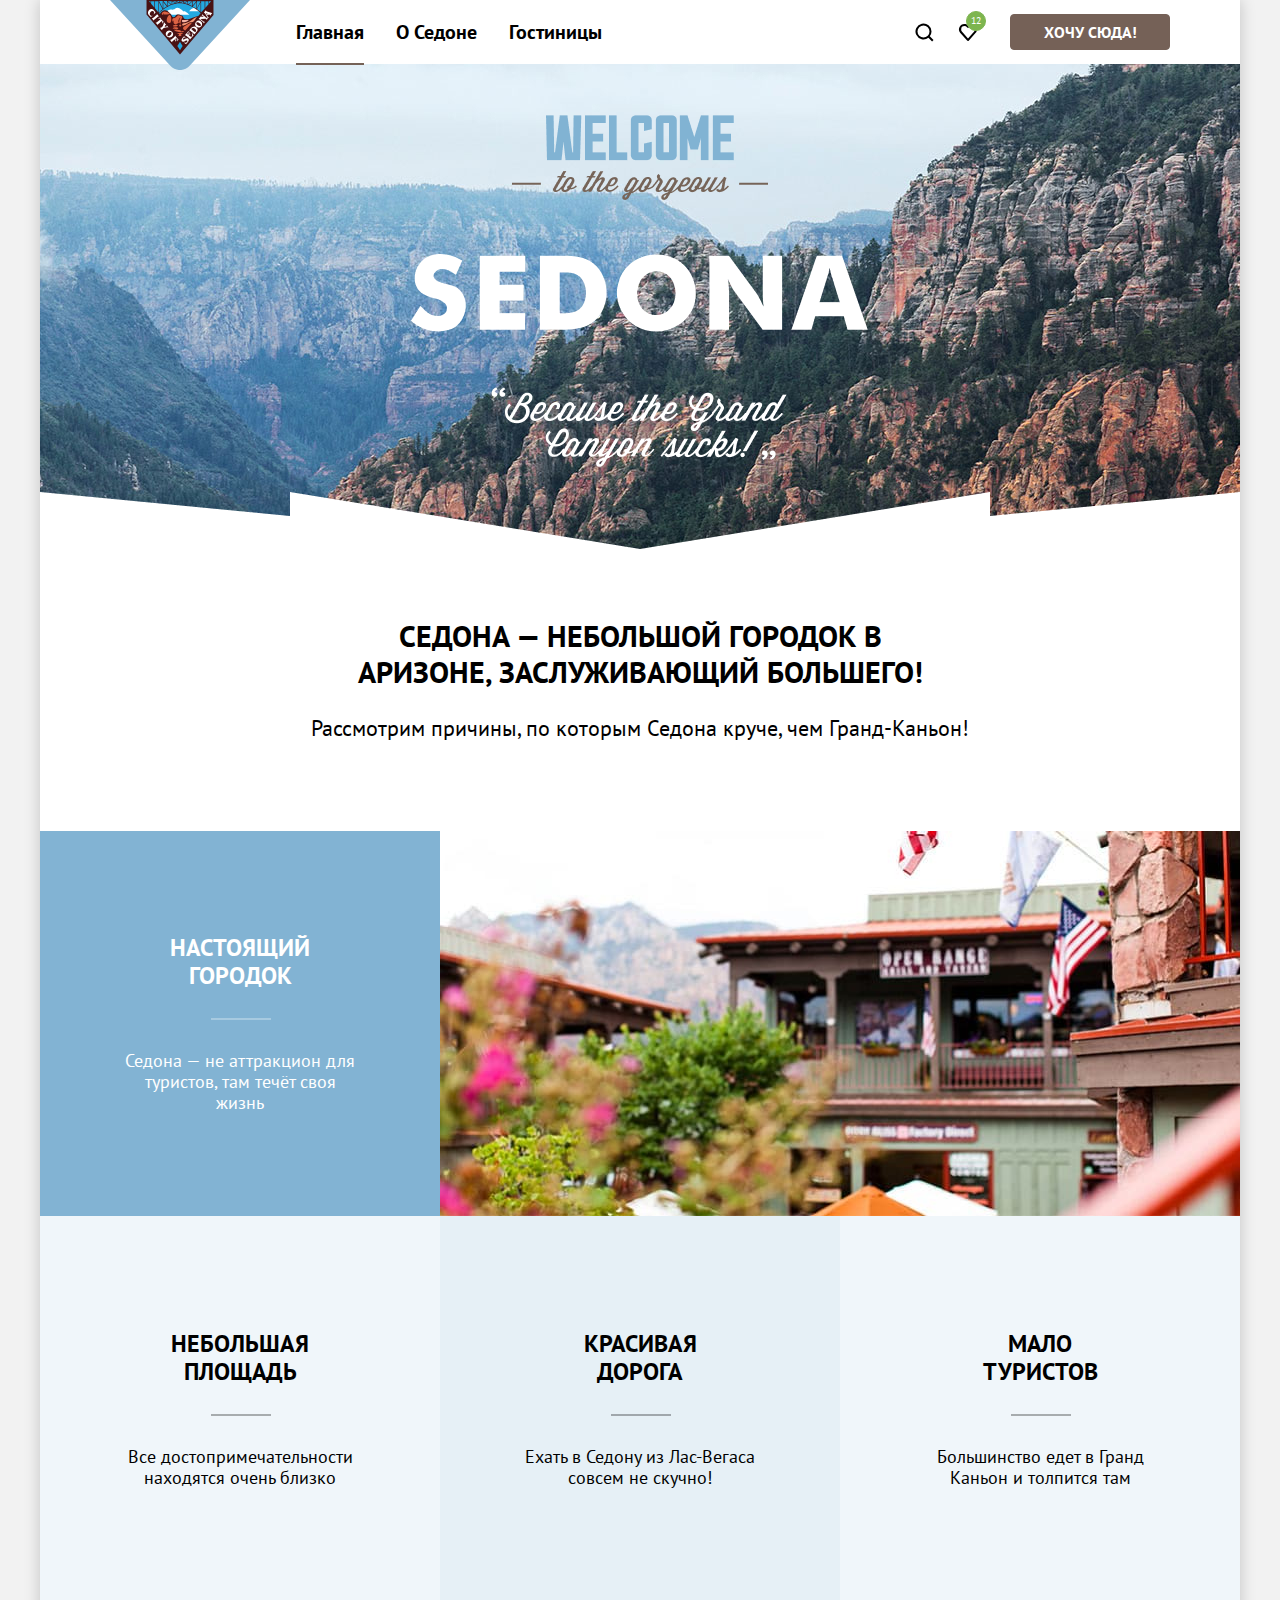
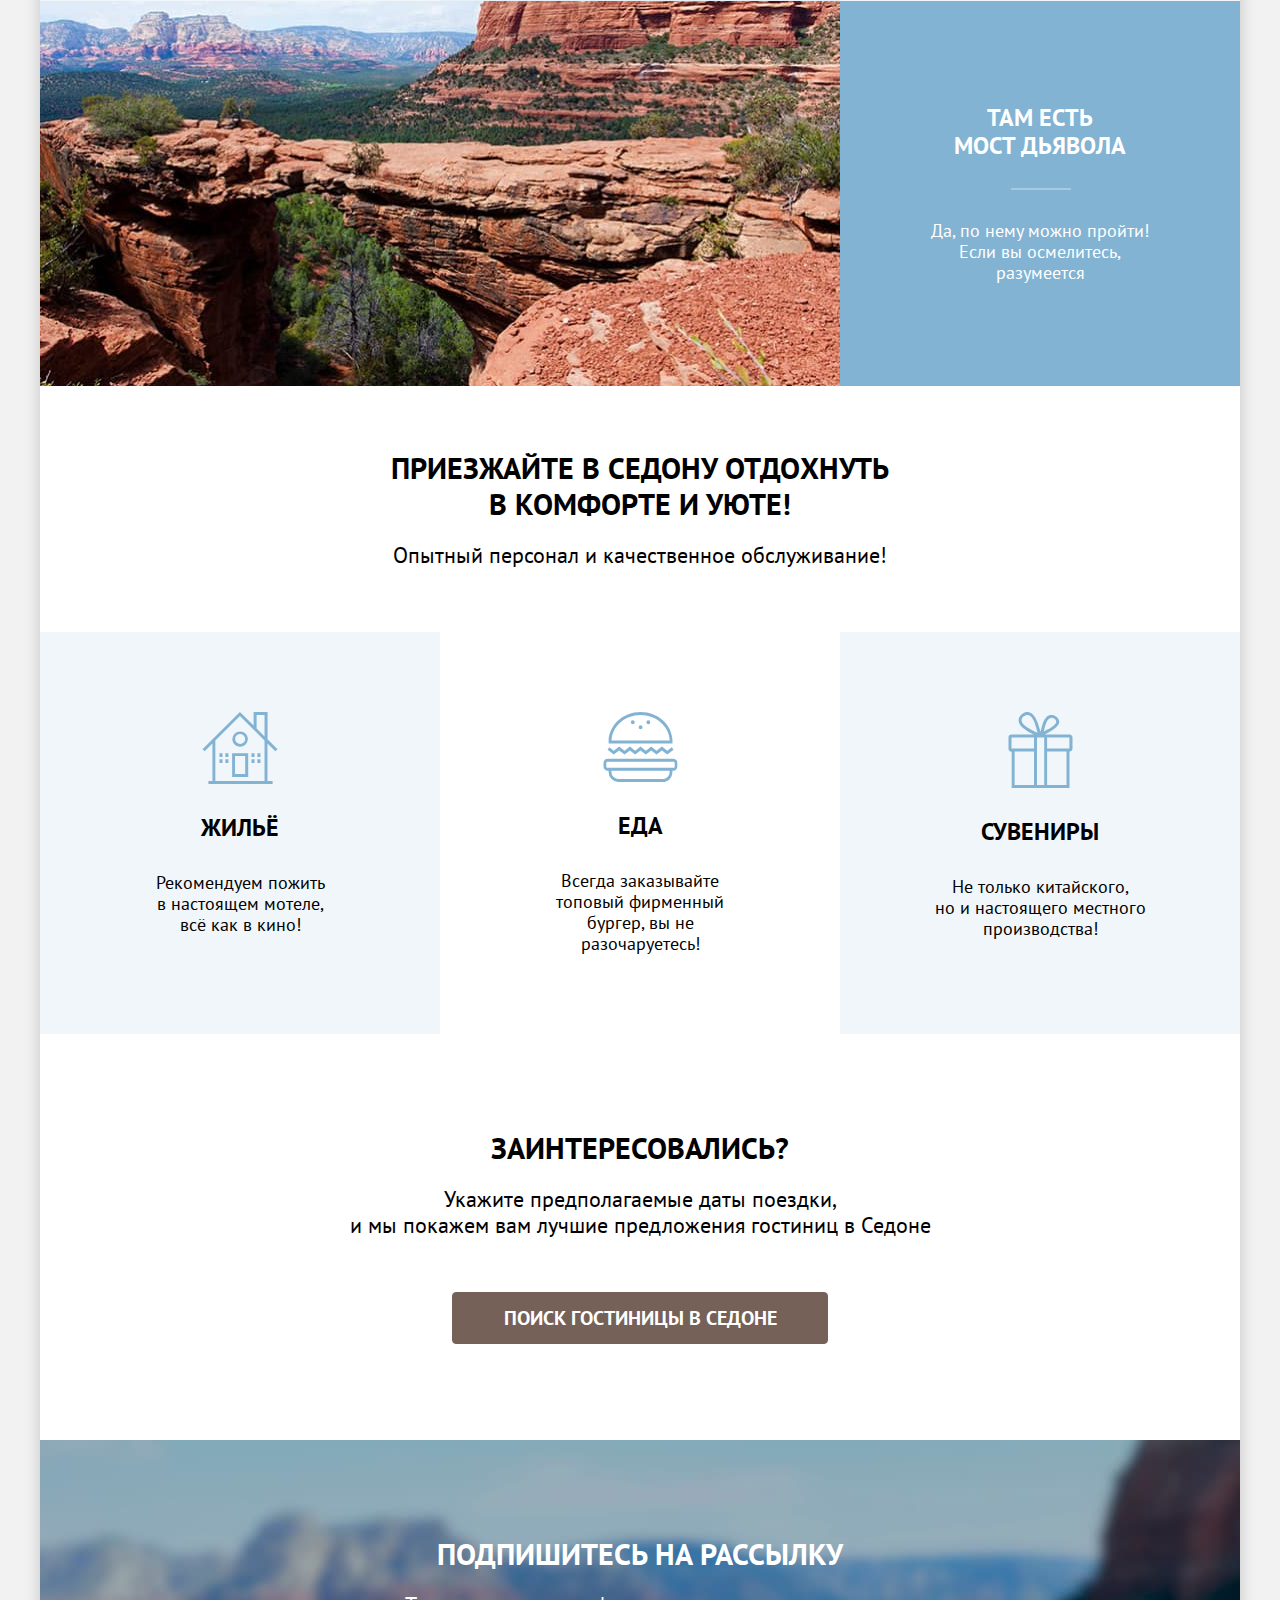
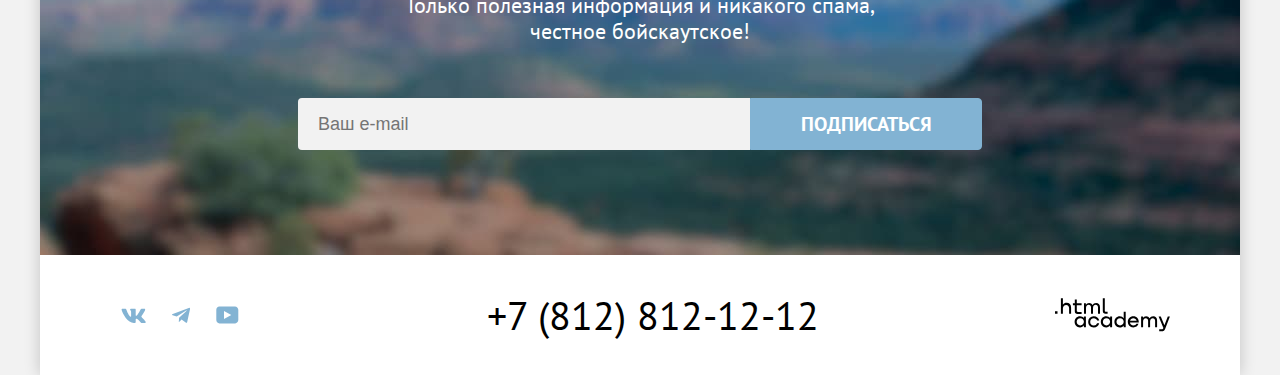
<file: 8/index.html>
<!DOCTYPE html>
<html lang="ru">

  <head>
    <meta charset="utf-8">
    <title>WELCOME Седона</title>
    <link rel="stylesheet" href="styles/styles.css">
    <base href="https://htmlacademy-htmlcss.github.io/2388629-sedona-38/8/">
</head>

  <body>
    <div class="page-container">
      <header class="page-header">

        <nav class="navigation">
          <a class="main-header-logo">
            <img src="images/header/logo.svg" alt="Логотип городка Седона" width="140" height="70">
          </a>
          <ul class="navigation-list">
            <li class="navigation-item">
              <a class="navigation-link navigation-link-current" href="index.html">Главная</a>
            </li>
            <li class="navigation-item">
              <a class="navigation-link" href="#">О Седоне</a>
            </li>
            <li class="navigation-item">
              <a class="navigation-link" href="catalog.html">Гостиницы</a>
            </li>
          </ul>
        </nav>
        <ul class="navigation-list navigation-user">
          <li class="navigation-items">
            <a class="navigation-link search-favourites" href="#">
              <svg xmlns="http://www.w3.org/2000/svg" width="20" height="20" fill="none">
                <path fill="#000"
                  d="m19.5 18-3.7-3.7a8 8 0 0 0 1.7-4.8 8 8 0 1 0-3.1 6.3l3.7 3.7 1.4-1.5Zm-10-2.5a6 6 0 0 1-6-6 6 6 0 0 1 12 0 6 6 0 0 1-6 6Z" />
              </svg>
              <span class="visually-hidden">Поиск</span>
            </a>
          </li>
          <li class="navigation-items">
            <a class="navigation-link search-favourites" href="#">
              <svg xmlns="http://www.w3.org/2000/svg" width="20" height="20" fill="none">
                <path fill="#000"
                  d="M9.9 19a1 1 0 0 1-.8-.4l-7-7.9A5.4 5.4 0 0 1 6.5 2C7.8 2 9 2.5 10 3.3a5.5 5.5 0 0 1 9 4.1c0 1.3-.5 2.5-1.3 3.4l-7 7.9c-.2.2-.4.3-.8.3Zm-6-9.5 6.1 6.9 6.2-7c.5-.5.7-1.2.7-2 0-1.8-1.5-3.3-3.3-3.3-1 0-2 .5-2.7 1.3-.3.3-.6.4-.9.4-.3 0-.6-.2-.8-.4a3.7 3.7 0 0 0-2.7-1.3 3.3 3.3 0 0 0-3.3 3.3c-.1.9.3 1.6.7 2.1-.1 0-.1 0 0 0Z" />
              </svg>
              <span class="visually-hidden">Избранное</span>
              <span class="in-favorites">12</span>
            </a>
          </li>
          <li class="navigation-items">
            <a class="button come-here" href="#">Хочу сюда!</a>
          </li>
        </ul>
      </header>
      <main class="main-index">
        <section class="hero">
          <h1 class="visually-hidden">Седона</h1>
          <img class="logo-inscription" src="images/index/welcome.png"
            alt="Welcome to the Sedona because the grand canyon sucks!" width="458" height="352">
        </section>
        <section class="advantages">
          <div class="advantages-text-heading">
            <h2 class="advantages-text">Седона — небольшой городок в Аризоне, заслуживающий большего!</h2>
            <p class="advantages-application">Рассмотрим причины, по которым Седона круче, чем Гранд-Каньон!</p>
          </div>
          <ul class="advantages-list">
            <li class="advantages-item">
              <div class="picture">
                <h3 class="advantages-title">Настоящий городок</h3>
                <p class="advantages-description-title">Седона — не аттракцион для туристов, там течёт своя жизнь</p>
              </div>
              <img class="img-fon" src="images/index/photo-1.jpg" alt="Улица с домами" width="800" height="385">
            </li>
            <div class="container-advantages">
              <li class="charms">
                <div class="picture-icons-square">
                  <h3 class="advantages-title-heading">Небольшая площадь</h3>
                  <p class="advantages-description">Все достопримечательности находятся очень близко</p>
                </div>
              </li>
              <li class="charms">
                <div class="picture-icons">
                  <h3 class="advantages-title-heading">Красивая дорога</h3>
                  <p class="advantages-description">Ехать в Седону из Лас-Вегаса совсем не скучно!</p>
                </div>
              </li>
              <li class="charms">
                <div class="picture-icons-square">
                  <h3 class="advantages-title-heading">Мало туристов</h3>
                  <p class="advantages-description">Большинство едет в Гранд Каньон и толпится там</p>
                </div>
              </li>
            </div>
            <li class="advantages-item">
              <img class="img-fon-two" src="images/index/photo-2.jpg" alt="Большой коньен" width="800" height="385">
              <div class="picture">
                <h3 class="advantages-title">Там есть <br>мост дьявола</h3>
                <p class="advantages-description-title">Да, по нему можно пройти! Если вы осмелитесь, разумеется</p>
              </div>
            </li>
          </ul>
        </section>
        <section class="features">
          <div class="comfort">
            <h2 class="features-text">Приезжайте в Седону отдохнуть <br>в комфорте и уюте!</h2>
            <p class="features-application">Опытный персонал и качественное обслуживание!</p>
          </div>
          <ul class="features-item">
            <div class="service-provider block-color">
              <li class="features-list">
                <svg xmlns="http://www.w3.org/2000/svg" width="76" height="72" fill="none">
                  <path fill="#83B3D3" d="M30.12 65h16.06V41.2H30.12V65Zm2.91-20.9h10.14v18H33.03v-18Z" />
                  <path fill="#83B3D3"
                    d="m73.4 39.3 2.1-2.1-9.94-9.9V0H51.6v13.6L37.95 0 .5 37.2l2.1 2.1 7.84-7.8v37.6H6.42V72h64.16v-2.9h-5.12V31.5l7.93 7.8ZM62.54 69.1h-49.2V28.5l24.6-24.4 24.6 24.4v40.6Zm0-44.7-7.93-7.9V2.9h7.93v21.5Z" />
                  <path fill="#83B3D3"
                    d="M30.32 27.1c0 4.3 3.51 7.7 7.73 7.7a7.8 7.8 0 0 0 7.83-7.7c0-4.3-3.51-7.7-7.83-7.7a7.72 7.72 0 0 0-7.73 7.7Zm7.83-5a5 5 0 0 1 5.02 4.9c0 2.7-2.2 4.9-5.02 4.9a5 5 0 0 1-5.02-4.9c0-2.7 2.2-4.9 5.02-4.9ZM20.48 41.2h-3.01v3.9h3.01v-3.9ZM26.4 41.2h-3v3.9h3v-3.9ZM20.48 47.2h-3.01v3.9h3.01v-3.9ZM26.4 47.2h-3v3.9h3v-3.9ZM52.5 41.2h-3v3.9h3v-3.9ZM58.43 41.2h-3.01v3.9h3.01v-3.9ZM52.5 47.2h-3v3.9h3v-3.9ZM58.43 47.2h-3.01v3.9h3.01v-3.9Z" />
                </svg>
                <h3 class="features-title-heading">Жильё</h3>
                <p class="features-description">Рекомендуем пожить <br>в настоящем мотеле, <br>всё как в кино!</p>
              </li>
            </div>
            <div class="service-provider">
              <li class="features-list">
                <svg xmlns="http://www.w3.org/2000/svg" width="75" height="70" fill="none">
                  <path fill="#83B3D3"
                    d="M70.6 46.7h-66A4.2 4.2 0 0 0 .5 51v3.5c0 2.4 1.9 4.3 4.1 4.3h1v1.1A10 10 0 0 0 15 70h44.7c5.4 0 9.7-4.5 9.7-10.1v-1.1h.9c2.3 0 4-1.9 4-4.3V51a4 4 0 0 0-3.8-4.3Zm-4 13.2c0 3.9-3 7-6.7 7H15.1a7 7 0 0 1-6.7-7v-1.1h58.3v1.1Zm5.2-5.4c0 .7-.6 1.3-1.2 1.3h-66c-.8 0-1.3-.6-1.3-1.3V51c0-.7.6-1.3 1.2-1.3h66c.7 0 1.2.6 1.2 1.3v3.5ZM16.1 38.4l5.5 4.1 5.3-4.1 5.3 4.1 5.3-4.1 5.4 4.1 5.3-4.1 5.3 4.1 5.4-4.1 5.4 4.1 6.2-4.7-1.7-2.5-4.5 3.4-5.4-4.1-5.4 4.1-5.3-4.1-5.3 4.1-5.4-4.1-5.3 4.1-5.3-4.1-5.3 4.1-5.5-4.1-5.3 4.1-4.5-3.4-1.7 2.5 6.2 4.7 5.3-4.1ZM8.5 31.5h61V28.4C69 12.7 54.9 0 37.6 0S6.3 12.7 5.6 28.5v1.2l.1 1.8h3ZM37.5 3c15.7 0 28.6 11.3 29.2 25.5H8.5C9.1 14.4 22 3 37.5 3Z" />
                  <path fill="#83B3D3"
                    d="M37.6 17.3a2 2 0 0 0 1.9-2 2 2 0 0 0-2-2 2 2 0 0 0-1.8 2c0 1.1.8 2 1.9 2ZM29.8 12.2a2 2 0 0 0 1.9-2 2 2 0 0 0-2-2 2 2 0 0 0-1.8 2c0 1.1.8 2 1.9 2ZM45.3 12.2a2 2 0 0 0 2-2 2 2 0 0 0-2-2 2 2 0 0 0-1.9 2c0 1.1.9 2 2 2Z" />
                </svg>
                <h3 class="features-title-heading">Еда</h3>
                <p class="features-description">Всегда заказывайте <br>топовый фирменный бургер, вы не разочаруетесь!
                </p>
              </li>
            </div>
            <div class="service-provider block-color">
              <li class="features-list">
                <svg xmlns="http://www.w3.org/2000/svg" width="65" height="76" fill="none">
                  <path fill="#83B3D3"
                    d="M61.6 22.5H36.8c13.8-7 14.9-11.3 14.4-13.7-1.2-4-5.7-7-10-5.5-5.6 2.2-7.1 10.5-8.6 16.5-2-6.1-3.8-13.8-8.2-17.8a7.3 7.3 0 0 0-5.8-2c-4 .4-9.8 5.5-7.5 11 2.3 5.5 9.7 8.9 14.6 11.6H3.4a2.9 2.9 0 0 0-2.9 2.9v11.3c0 1.6 1.3 2.9 2.9 2.9h.3V76h57.8V39.6h.1c1.6 0 2.9-1.3 2.9-3V25.5c0-1.6-1.3-3-2.9-3ZM42.9 5.9c2.1-.3 5 1.3 5.3 3.2.4 2.8-3.4 5.3-5.1 6.4-2.5 1.7-4.9 2.6-7.3 4 .9-3.6 2.5-13 7.1-13.6ZM20 15.9c-2.2-1.5-6.5-4.4-6.4-7.8.1-3.7 5.7-6.7 8.8-4 3.9 3.5 5.7 11.2 7.1 16.7-3.2-1.5-6.3-2.8-9.5-5ZM26 73H6.6V39.6H26V73Zm0-36.5H3.5v-11H26v11Zm10.2 0V73H29V25.6h7.2v10.9ZM58.5 73H39.1V39.6h19.4V73Zm2.9-36.5H39.1v-11h22.3v11Z" />
                </svg>
                <h3 class="features-title-heading">Сувениры</h3>
                <p class="features-description">Не только китайского, <br>но и настоящего местного производства!</p>
              </li>
            </div>
          </ul>
        </section>
        <section class="search hotel">
          <div class="search-interest-container">
            <div class="search-interest">
              <h2 class="search-text">Заинтересовались?</h2>
              <p class="search-application">Укажите предполагаемые даты поездки,<br>и мы покажем вам лучшие предложения
                гостиниц
                в Седоне</p>
            </div>
            <button class="button button-hotel" type="submit">Поиск гостиницы в Седоне</button>
          </div>
        </section>
        <section class="subscription">
          <div class="subscription-gag">
            <div class="subscription-gag-cask">
              <h2 class="subscription-header">Подпишитесь на рассылку</h2>
              <p class="subscription-application">Только полезная информация и никакого спама, <br>честное бойскаутское!
              </p>
            </div>
            <form class="newsletter-form" action="https://echo.htmlacademy.ru" method="podt">
              <label class="visually-hidden" for="email">Email</label>
              <input class="subscription-inside" type="email" id="email" placeholder="Ваш e-mail" name="e-mail"
                required>
              <button class="subscribe" type="submit">
                <span class="visually-text">Подписаться</span>
              </button>
            </form>
          </div>
        </section>
      </main>
      <footer class="page-footer">
        <div class="wrapper">
          <ul class="footer-social-list">
            <li class="footer-social-item">
              <a class="feedback" href=" https://vk.com/htmlacademy">
                <svg xmlns="http://www.w3.org/2000/svg" width="25" height="15" fill="none">
                  <path fill="#83B3D3" fill-rule="evenodd"
                    d="M24.1 1.8c.2-.5 0-1-.8-1h-2.6c-.7 0-1 .4-1.1.8 0 0-1.4 3.2-3.3 5.3-.6.6-.9.8-1.2.8-.2 0-.4-.2-.4-.8V1.8c0-.7-.2-1-.8-1h-4c-.5 0-.8.4-.8.6 0 .7 1 .8 1 2.6v3.8c0 .8 0 1-.4 1-.9 0-3-3.3-4.3-7-.3-.7-.5-1-1.2-1H1.6c-.8 0-1 .4-1 .8 0 .7 1 4 4.2 8.5C7 13.2 10 15 12.8 15c1.7 0 1.9-.4 1.9-1v-2.4c0-.7.2-.8.7-.8.4 0 1 .1 2.6 1.6 1.8 1.8 2 2.6 3 2.6h2.7c.7 0 1.1-.4 1-1.1-.3-.8-1.2-1.8-2.3-3-.6-.8-1.5-1.5-1.8-2-.4-.4-.3-.6 0-1 0 0 3.2-4.5 3.5-6Z"
                    clip-rule="evenodd" />
                </svg>
                <span class="visually-hidden">VK</span>
              </a>
            </li>
            <li class="footer-social-item">
              <a class="feedback" href="https://t.me/htmlacademy">
                <svg xmlns="http://www.w3.org/2000/svg" width="18" height="17" fill="none">
                  <path fill="#83B3D3"
                    d="M16.8 1 .8 7c-1 .4-1 1-.2 1.3l4.1 1.3 9.5-6c.5-.3.9-.1.5.2l-7.6 7-.3 4.1c.4 0 .6-.2.8-.4l2-2 4.1 3.1c.8.5 1.3.3 1.5-.7L18 2.2c.3-1-.4-1.6-1.1-1.2Z" />
                </svg>
                <span class="visually-hidden">Telegram</span>
              </a>
            </li>
            <li class="footer-social-item">
              <a class="feedback" href="https://www.youtube.com/user/htmlacademyru">
                <svg xmlns="http://www.w3.org/2000/svg" width="23" height="18" fill="none">
                  <path fill="#83B3D3"
                    d="M19 .4H3.4C1.6.4.3 2 .3 3.8v10c0 2 1.3 3.6 3.2 3.6h15.7c1.6 0 3.1-1.6 3.1-3.4V3.8C22.1 2 20.8.4 19 .4ZM8 12.9v-8l7.3 4-7.3 4Z" />
                </svg>
                <span class="visually-hidden">youtube</span>
              </a>
            </li>
          </ul>
          <div class="number-tel">
            <address>
              <a class="number" href="tel:+78128121212">+7 (812) 812-12-12</a>
            </address>
          </div>
          <div class="logo-html">
            <a class="logo" href="https://htmlacademy.ru/">
              <svg xmlns="http://www.w3.org/2000/svg" width="115" height="34" fill="none">
                <path fill="#000"
                  d="M0 13.26v2.6h2.5v-2.6H0ZM11.6 4.86c-1.6 0-2.8.7-3.6 1.7h-.1V.36h-2v15.5h2v-5.3c0-2.1 1.3-3.6 3.3-3.6 1.8 0 2.9 1.4 2.9 3.2v5.7h2v-6.1c.1-3-1.8-4.9-4.5-4.9ZM26.6 5.16h-4.8v-3.7h-2v3.8h-1.9v2h1.9v6c0 1.7 1 2.7 2.7 2.7h4.1v-2h-3.7c-.7 0-1.1-.4-1.1-1.1v-5.7h4.8v-2ZM41.1 4.96c-1.6 0-2.9.8-3.5 2.1h-.1c-.6-1.2-1.8-2.1-3.4-2.1-1.4 0-2.5.8-3.1 1.8h-.1v-1.6H29v10.6h2v-5.4c0-2 1-3.5 2.6-3.5 1.5 0 2.4 1 2.4 2.6v6.3h2v-5.6c0-2.4 1.4-3.3 2.6-3.3 1.5 0 2.4 1 2.4 2.6v6.3h2v-6.5c.1-2.5-1.4-4.3-3.9-4.3ZM47.8 13.06c0 1.7 1 2.7 2.8 2.7h2v-2h-1.7c-.7 0-1.1-.4-1.1-1.1V.36h-2v12.7ZM28.9 20.06c-.9-1.1-2.2-1.8-3.9-1.8-3.1 0-5.4 2.3-5.4 5.6s2.3 5.6 5.4 5.6c1.8 0 3-.8 3.8-1.9h.1v1.6h2v-10.6h-2v1.5Zm-3.6 7.4c-2.2 0-3.6-1.6-3.6-3.6s1.4-3.6 3.6-3.6 3.6 1.6 3.6 3.6c0 1.9-1.4 3.6-3.6 3.6ZM44.2 22.36c-.5-2.4-2.6-4.1-5.4-4.1a5.4 5.4 0 0 0-5.6 5.6c0 3.1 2.2 5.6 5.6 5.6 2.8 0 4.9-1.8 5.4-4.2h-2.1a3.4 3.4 0 0 1-3.3 2.3c-2.2 0-3.6-1.6-3.6-3.6s1.4-3.6 3.6-3.6c1.6 0 2.8 1 3.3 2.2h2.1v-.2ZM55.1 20.06c-.9-1.1-2.2-1.8-3.9-1.8-3.1 0-5.4 2.3-5.4 5.6s2.3 5.6 5.4 5.6c1.8 0 3-.8 3.8-1.9h.1v1.6h2v-10.6h-2v1.5Zm-3.6 7.4c-2.2 0-3.6-1.6-3.6-3.6s1.4-3.6 3.6-3.6 3.6 1.6 3.6 3.6c0 1.9-1.5 3.6-3.6 3.6ZM68.7 20.16c-.9-1.1-2.2-1.9-3.9-1.9-3.1 0-5.4 2.3-5.4 5.6s2.2 5.6 5.4 5.6c1.7 0 3-.8 3.8-1.8h.1v1.5h2v-15.4h-2v6.4Zm-3.6 7.3c-2.2 0-3.6-1.6-3.6-3.6s1.4-3.6 3.6-3.6 3.6 1.6 3.6 3.6c-.1 2-1.5 3.6-3.6 3.6ZM78.3 18.26c-3.3 0-5.5 2.5-5.5 5.6 0 3 2.1 5.6 5.5 5.6 2.5 0 4.5-1.3 5.2-3.6h-2.1c-.5 1-1.6 1.6-3 1.6-1.9 0-3.3-1.3-3.4-2.9h8.8c.2-3.6-2-6.3-5.5-6.3Zm0 1.9c1.7 0 3 1 3.3 2.6h-6.5c.3-1.5 1.5-2.6 3.2-2.6ZM98.2 18.26c-1.6 0-2.9.8-3.6 2h-.1c-.6-1.2-1.8-2-3.4-2-1.4 0-2.5.7-3.1 1.8v-1.5h-1.9v10.6h2v-5.4c0-2 1-3.4 2.6-3.5 1.5 0 2.4 1 2.4 2.6v6.3h2v-5.6c0-2.4 1.4-3.3 2.6-3.3 1.5 0 2.4 1 2.4 2.6v6.3h2v-6.5c.1-2.6-1.4-4.4-3.9-4.4ZM109.4 27.36l-3.6-8.9h-2.2l4.8 11.6c-.3.9-.7 1.2-1.7 1.2h-2.5v2h2.5c1.8 0 2.8-.8 3.5-2.6l4.7-12.2h-2.1l-3.4 8.9Z" />
              </svg>
            </a>
          </div>
        </div>
      </footer>
    </div>
  </body>

</html>
</file>
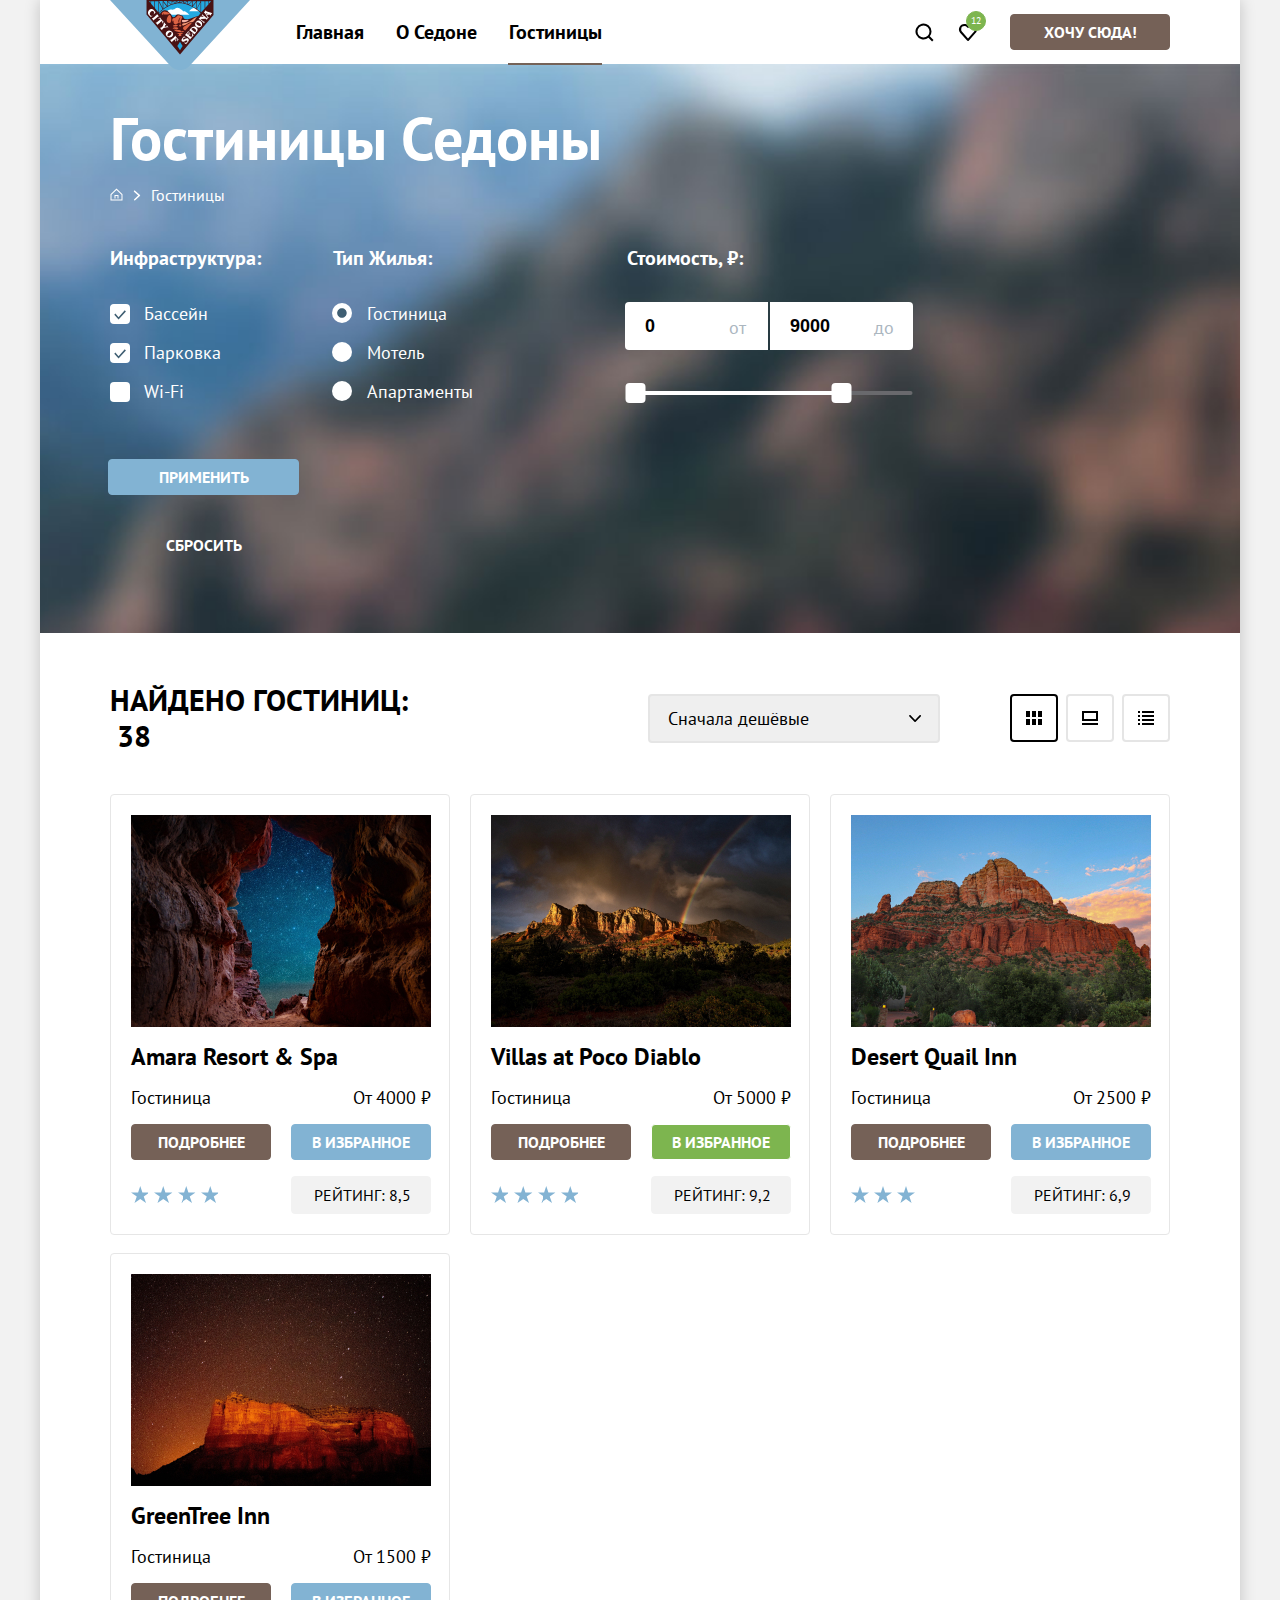
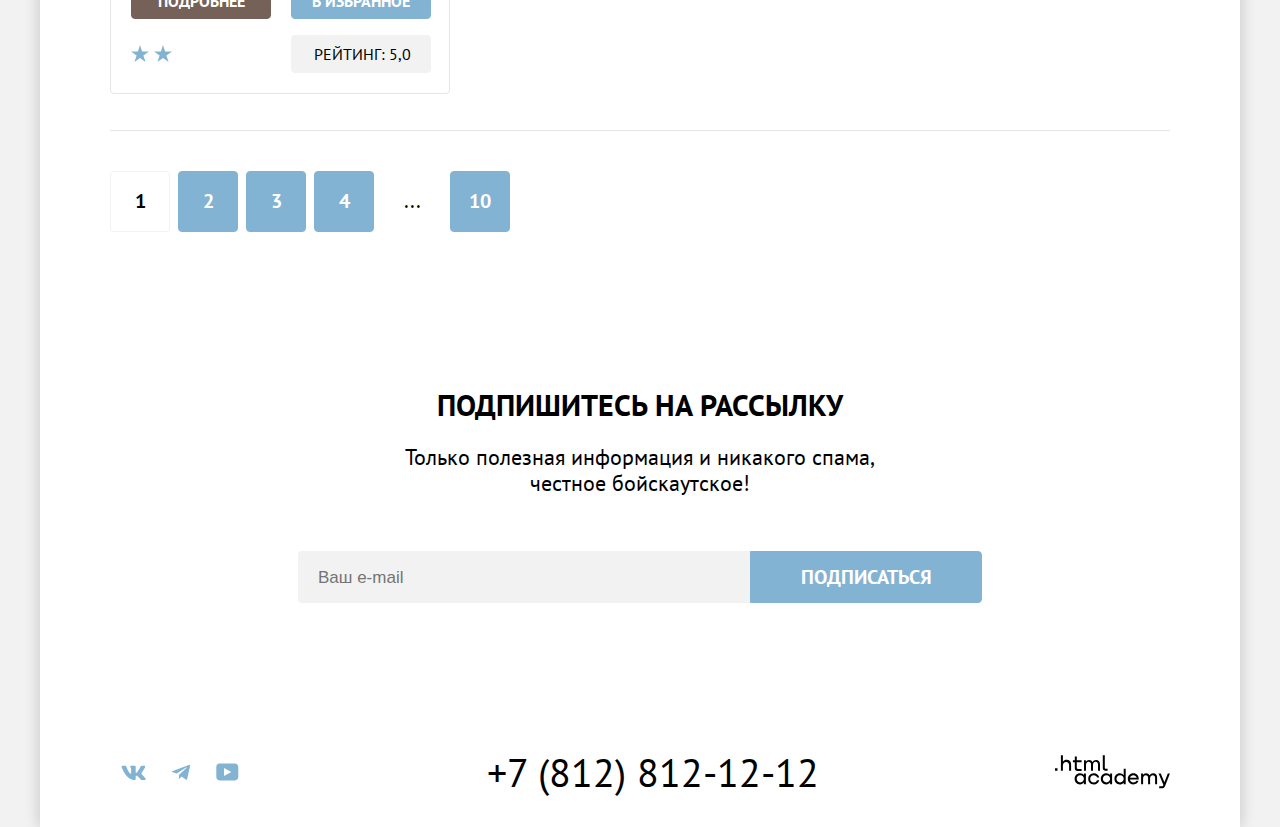
<file: catalog.html>
<!DOCTYPE html>
<html lang="ru">

  <head>
    <meta charset="UTF-8">
    <meta name="viewport" content="width=device-width, initial-scale=1.0">
    <title>Каталог</title>
    <link rel="stylesheet" href="styles/styles.css">
    <link rel="icon" href="favicon.ico">
    <link rel="icon" type="image/png" href="images/favicon.png">
  </head>

  <body>
    <div class="page-container">
      <header class="page-header">
        <nav class="navigation">
          <a class="main-header-logo" href="index.html">
            <img src="images/header/logo.svg" alt="Логотип городка Седона." width="140" height="70">
          </a>
          <ul class="navigation-list">
            <li class="navigation-item">
              <a class="navigation-link " href="index.html">Главная</a>
            </li>
            <li class="navigation-item">
              <a class="navigation-link" href="#">О Седоне</a>
            </li>
            <li class="navigation-item">
              <a class="navigation-link navigation-link-current" href="catalog.html">Гостиницы</a>
            </li>
          </ul>
        </nav>
        <ul class="navigation-list navigation-user">
          <li class="navigation-items">
            <a class="navigation-link search-favourites" href="#">
              <svg aria-hidden="true" focusable="false" xmlns="http://www.w3.org/2000/svg" width="20" height="20"
                viewbox="0 0 20 20" fill="none">
                <path fill="#000"
                  d="m19.5 18-3.7-3.7a8 8 0 0 0 1.7-4.8 8 8 0 1 0-3.1 6.3l3.7 3.7 1.4-1.5Zm-10-2.5a6 6 0 0 1-6-6 6 6 0 0 1 12 0 6 6 0 0 1-6 6Z" />
              </svg>
              <span class="visually-hidden">Поиск</span>
            </a>
          </li>
          <li class="navigation-items">
            <a class="navigation-link search-favourites" href="#">
              <svg aria-hidden="true" focusable="false" xmlns="http://www.w3.org/2000/svg" width="20" height="20"
                viewbox="0 0 20 20" fill="none">
                <path fill="#000"
                  d="M9.9 19a1 1 0 0 1-.8-.4l-7-7.9A5.4 5.4 0 0 1 6.5 2C7.8 2 9 2.5 10 3.3a5.5 5.5 0 0 1 9 4.1c0 1.3-.5 2.5-1.3 3.4l-7 7.9c-.2.2-.4.3-.8.3Zm-6-9.5 6.1 6.9 6.2-7c.5-.5.7-1.2.7-2 0-1.8-1.5-3.3-3.3-3.3-1 0-2 .5-2.7 1.3-.3.3-.6.4-.9.4-.3 0-.6-.2-.8-.4a3.7 3.7 0 0 0-2.7-1.3 3.3 3.3 0 0 0-3.3 3.3c-.1.9.3 1.6.7 2.1-.1 0-.1 0 0 0Z" />
              </svg>
              <span class="visually-hidden">Избранное</span>
              <span class="in-favorites">12</span>
            </a>
          </li>
          <li class="navigation-items">
            <a class="button come-here" href="#">Хочу сюда!</a>
          </li>
        </ul>
      </header>
      <main class="main-inner">
        <section class="filter">
          <h1 class="inner-catalog-title">Гостиницы Седоны</h1>
          <ul class="breadcrumbs">
            <li class="breadcrumbs-item">
              <a class="breadcrumbs-link" href="index.html">
                <svg aria-hidden="true" focusable="false" xmlns="http://www.w3.org/2000/svg" width="13" height="13"
                  viewbox="0 0 13 13" fill="none">
                  <path fill="#fff" d="m6.5.5-6 5.8v6.2h12V6.3L6.5.5Zm5 11h-10V6.7l5-4.8 5 4.8v4.8Z" />
                  <path fill="#fff" d="M4.5 10.5h1V8h2v2.5h1V7h-4v3.5Z" />
                </svg>
              </a>
            </li>
            <li class="breadcrumbs-item">
              <svg aria-hidden="true" focusable="false" xmlns="http://www.w3.org/2000/svg" width="8" height="11"
                viewbox="0 0 8 11" fill="none">
                <path fill="#fff"
                  d="M7 5 2.1.7C1.9.5 1.4.5 1 .7c-.3.3-.2.8 0 1l4.2 3.8-4 3.7c-.3.3-.3.8 0 1 0 .1.3.3.5.3l.5-.3L6.9 6c.4-.3.4-.8 0-1Z" />
              </svg>
            </li>
            <li class="breadcrumbs-item">
              <a class="breadcrumbs-link" href="#">Гостиницы</a>
            </li>
          </ul>
          <h2 class="visually-hidden breadcrumbs-list">Список фильтров</h2>
          <form class="catalog-filter" action="https://echo.htmlacademy.ru" method="get">
            <fieldset class="catalog-filter-group">
              <legend class="catalog-filter-title">Инфраструктура:</legend>
              <div class="checkbox-group">
                <label class="control">
                  <input class="control-input" type="checkbox" name="Бассейн" checked>
                  <span class="checkbox"></span>
                  <span class="control-label">Бассейн</span>
                </label>
              </div>
              <div class="checkbox-group">
                <label class="control">
                  <input class="control-input" type="checkbox" name="Парковка" checked>
                  <span class="checkbox"></span>
                  <span class="control-label">Парковка</span>
                </label>
              </div>
              <div class="checkbox-group">
                <label class="control">
                  <input class="control-input" type="checkbox" name="Wi-Fi">
                  <span class="checkbox"></span>
                  <span class="control-label">Wi-Fi</span>
                </label>
              </div>
            </fieldset>
            <fieldset class="catalog-filter-group">
              <legend class="catalog-filter-title">Тип Жилья:</legend>
              <div class="radio-group">
                <label class="control">
                  <input class="control-input" type="radio" name="product-group" value="Hotel" checked>
                  <span class="radio"></span>
                  <span class="control-label">Гостиница</span>
                </label>
              </div>
              <div class="radio-group">
                <label class="control">
                  <input class="control-input" type="radio" name="product-group" value="Motel">
                  <span class="radio"></span>
                  <span class="control-label">Мотель</span>
                </label>
              </div>
              <div class="radio-group">
                <label class="control">
                  <input class="control-input" type="radio" name="product-group" value="Apartments">
                  <span class="radio"></span>
                  <span class="control-label">Апартаменты</span>
                </label>
              </div>
            </fieldset>
            <fieldset class="catalog-filter-group cost">
              <legend class="catalog-filter-title subject">Стоимость, ₽:</legend>
              <div class="price box">
                <label class="control row" for="from">от</label>
                <input class="cost-figure figure" type="number" id="from" value="0" name="min-price">
              </div>
              <div class="price">
                <label class="control row" for="before">до</label>
                <input class="cost-figure" type="number" id="before" value="9000" name="price">
              </div>
              <div class="range-scale" style="width: 283px">
                <div class="range-bar" style="width: 206px;">
                  <button class="range-toggle toggle-min" type="button">
                    <span class="visually-hidden">Изменить минимальную цену</span>
                  </button>
                  <button class="range-toggle toggle-max" type="button">
                    <span class="visually-hidden">Изменить максимальную цену</span>
                  </button>
                </div>
              </div>
            </fieldset>
            <div class="btn">
              <button class="button subscribe  apply" type="submit">Применить</button>
              <button class="button button-off" type="reset">Сбросить</button>
            </div>
          </form>
        </section>
        <section class="search">
          <div class="search-card">
            <h2 class="advantages-text-card">Найдено гостиниц:<span class="found">38</span></h2>
            <div class="sorting">
              <select class="select-control select-icon" aria-label="Сортировка">
                <option value="cheap">Сначала дешёвые</option>
                <option value="expensive">Сначала дорогое</option>
              </select>
              <div class="cards">
                <a href="#" class="button-light button-cards">
                  <svg aria-hidden="true" focusable="false" width="16" height="14" viewbox="0 0 16 14" fill="none"
                    xmlns="http://www.w3.org/2000/svg">
                    <g clip-path="url(#clip0_93207_168)">
                      <path d="M4 0H0V6H4V0Z" fill="black" />
                      <path d="M16 0H12V6H16V0Z" fill="black" />
                      <path d="M10 0H6V6H10V0Z" fill="black" />
                      <path d="M4 8H0V14H4V8Z" fill="black" />
                      <path d="M16 8H12V14H16V8Z" fill="black" />
                      <path d="M10 8H6V14H10V8Z" fill="black" />
                    </g>
                    <defs>
                      <clippath id="clip0_93207_168">
                        <rect width="16" height="14" fill="white" />
                      </clippath>
                    </defs>
                  </svg>
                  <span class="visually-hidden">Показать столбцы</span>
                </a>
                <a href="#" class="button-light">
                  <svg aria-hidden="true" focusable="false" width="16" height="14" viewbox="0 0 16 14" fill="none"
                    xmlns="http://www.w3.org/2000/svg">
                    <g clip-path="url(#clip0_93207_277)">
                      <path d="M16 12H0V14H16V12Z" fill="black" />
                      <path d="M14 2V8H2V2H14ZM16 0H0V10H16V0Z" fill="black" />
                    </g>
                    <defs>
                      <clippath id="clip0_93207_277">
                        <rect width="16" height="14" fill="white" />
                      </clippath>
                    </defs>
                  </svg>
                  <span class="visually-hidden">Показать карточки</span>
                </a>
                <a href="#" class="button-light">
                  <svg aria-hidden="true" focusable="false" width="16" height="14" viewbox="0 0 16 14" fill="none"
                    xmlns="http://www.w3.org/2000/svg">
                    <g clip-path="url(#clip0_93207_294)">
                      <path d="M2 0H0V2H2V0Z" fill="black" />
                      <path d="M16 0H4V2H16V0Z" fill="black" />
                      <path d="M2 4H0V6H2V4Z" fill="black" />
                      <path d="M16 4H4V6H16V4Z" fill="black" />
                      <path d="M2 8H0V10H2V8Z" fill="black" />
                      <path d="M16 8H4V10H16V8Z" fill="black" />
                      <path d="M2 12H0V14H2V12Z" fill="black" />
                      <path d="M16 12H4V14H16V12Z" fill="black" />
                    </g>
                    <defs>
                      <clippath id="clip0_93207_294">
                        <rect width="16" height="14" fill="white" />
                      </clippath>
                    </defs>
                  </svg>
                  <span class="visually-hidden">Показать список</span>
                </a>
              </div>
            </div>
          </div>
          <ul class="product-list">
            <li class="product-card">
              <a class="product-card-link-picture" href="#">
                <img src="images/catalog/hotel/hotel-1.jpg" alt="Звездное небо." width="300" height="212">
              </a>
              <a class="product-card-link-header" href="#">
                <h3 class="product-card-title">Amara Resort & Spa</h3>
              </a>
              <div class="services-text">
                <span class="services">Гостиница</span>
                <span class="services-price">От 4000 ₽</span>
              </div>
              <div class="snap">
                <a class="button button-detailed" href="#">подробнее</a>
                <button class="button favourites">в избранное</button>
              </div>
              <div class="rating-stars">
                <p class="stars-4 stars"><span class="visually-hidden">4 звезды</span></p>
                <p class="rating">Рейтинг:<span class="rating-numbers">8,5</span></p>
              </div>
            </li>
            <li class="product-card">
              <a class="product-card-link-picture" href="#">
                <img src="images/catalog/hotel/hotel-2.jpg" alt="Каньон в дождливую погоду." width="300" height="212">
              </a>
              <a class="product-card-link-header" href="#">
                <h3 class="product-card-title">Villas at Poco Diablo</h3>
              </a>
              <div class="services-text">
                <span class="services">Гостиница</span>
                <span class="services-price">От 5000 ₽</span>
              </div>
              <div class="snap">
                <a class="button button-detailed" href="#">подробнее</a>
                <button class="button-green favourites">в избранное</button>
              </div>
              <div class="rating-stars">
                <p class="stars-4 stars"><span class="visually-hidden">4 звезды</span></p>
                <p class="rating">Рейтинг:<span class="rating-numbers">9,2</span></p>
              </div>
            </li>
            <li class="product-card">
              <a class="product-card-link-picture" href="#">
                <img src="images/catalog/hotel/hotel-3.jpg" alt="Каньон в солнечную погоду." width="300" height="212">
              </a>
              <a class="product-card-link-header" href="#">
                <h3 class="product-card-title">Desert Quail Inn</h3>
              </a>
              <div class="services-text">
                <span class="services">Гостиница</span>
                <span class="services-price">От 2500 ₽</span>
              </div>
              <div class="snap">
                <a class="button button-detailed" href="#">подробнее</a>
                <button class="button favourites">в избранное</button>
              </div>
              <div class="rating-stars">
                <p class="stars-3 stars"><span class="visually-hidden">3 звезды</span></p>
                <p class="rating">Рейтинг:<span class="rating-numbers">6,9</span></p>
              </div>
            </li>
            <li class="product-card">
              <a class="product-card-link-picture" href="#">
                <img src="images/catalog/hotel/hotel-4.jpg" alt="Каньон ночью." width="300" height="212">
              </a>
              <a class="product-card-link-header" href="#">
                <h3 class="product-card-title">GreenTree Inn</h3>
              </a>
              <div class="services-text">
                <span class="services">Гостиница</span>
                <span class="services-price">От 1500 ₽</span>
              </div>
              <div class="snap">
                <a class="button button-detailed" href="#">подробнее</a>
                <button class="button favourites">в избранное</button>
              </div>
              <div class="rating-stars">
                <p class="stars-2 stars"><span class="visually-hidden">2 звезды</span></p>
                <p class="rating">Рейтинг:<span class="rating-numbers">5,0</span></p>
              </div>
            </li>
          </ul>
          <ul class="pagination">
            <li class="pagination-item"><a class="pagination-link-item">1</a></li>
            <li class="pagination-item"><a class="pagination-link" href="#"><span class="numbering">2</span></a></li>
            <li class="pagination-item"><a class="pagination-link" href="#">3</a></li>
            <li class="pagination-item"><a class="pagination-link" href="#">4</a></li>
            <li><span class="ellipsis">...</span></li>
            <li class="pagination-item"><a class="pagination-link" href="#">10</a></li>
          </ul>
        </section>
        <section class="subscription-catalog">
          <div class="subscription-gag">
            <div class="subscription-gag-cask">
              <h2 class="subscription-header">Подпишитесь на рассылку</h2>
              <p class="subscription-application">Только полезная информация и никакого спама, <br>честное бойскаутское!
              </p>
            </div>
            <form class="newsletter-form" action="https://echo.htmlacademy.ru" method="get">
              <label class="visually-hidden" for="email">Email</label>
              <input class="subscription-inside" type="email" id="email" placeholder="Ваш e-mail" name="e-mail"
                required>
              <button class="subscribe" type="submit">
                <span class="visually-text">Подписаться</span>
              </button>
            </form>
          </div>
        </section>
      </main>
      <footer class="page-footer">
        <div class="wrapper">
          <ul class="footer-social-list">
            <li class="footer-social-item">
              <a class="feedback" href=" https://vk.com/htmlacademy">
                <svg aria-hidden="true" focusable="false" xmlns="http://www.w3.org/2000/svg" width="25" height="15"
                  viewbox="0 0 25 15" fill="none">
                  <path fill="#83B3D3" fill-rule="evenodd"
                    d="M24.1 1.8c.2-.5 0-1-.8-1h-2.6c-.7 0-1 .4-1.1.8 0 0-1.4 3.2-3.3 5.3-.6.6-.9.8-1.2.8-.2 0-.4-.2-.4-.8V1.8c0-.7-.2-1-.8-1h-4c-.5 0-.8.4-.8.6 0 .7 1 .8 1 2.6v3.8c0 .8 0 1-.4 1-.9 0-3-3.3-4.3-7-.3-.7-.5-1-1.2-1H1.6c-.8 0-1 .4-1 .8 0 .7 1 4 4.2 8.5C7 13.2 10 15 12.8 15c1.7 0 1.9-.4 1.9-1v-2.4c0-.7.2-.8.7-.8.4 0 1 .1 2.6 1.6 1.8 1.8 2 2.6 3 2.6h2.7c.7 0 1.1-.4 1-1.1-.3-.8-1.2-1.8-2.3-3-.6-.8-1.5-1.5-1.8-2-.4-.4-.3-.6 0-1 0 0 3.2-4.5 3.5-6Z"
                    clip-rule="evenodd" />
                </svg>
                <span class="visually-hidden">VK</span>
              </a>
            </li>
            <li class="footer-social-item">
              <a class="feedback" href="https://t.me/htmlacademy">
                <svg aria-hidden="true" focusable="false" xmlns="http://www.w3.org/2000/svg" width="18" height="17"
                  viewbox="0 0 18 17" fill="none">
                  <path fill="#83B3D3"
                    d="M16.8 1 .8 7c-1 .4-1 1-.2 1.3l4.1 1.3 9.5-6c.5-.3.9-.1.5.2l-7.6 7-.3 4.1c.4 0 .6-.2.8-.4l2-2 4.1 3.1c.8.5 1.3.3 1.5-.7L18 2.2c.3-1-.4-1.6-1.1-1.2Z" />
                </svg>
                <span class="visually-hidden">Telegram</span>
              </a>
            </li>
            <li class="footer-social-item">
              <a class="feedback" href="https://www.youtube.com/user/htmlacademyru">
                <svg aria-hidden="true" focusable="false" xmlns="http://www.w3.org/2000/svg" width="23" height="18"
                  viewbox="0 0 23 18" fill="none">
                  <path fill="#83B3D3"
                    d="M19 .4H3.4C1.6.4.3 2 .3 3.8v10c0 2 1.3 3.6 3.2 3.6h15.7c1.6 0 3.1-1.6 3.1-3.4V3.8C22.1 2 20.8.4 19 .4ZM8 12.9v-8l7.3 4-7.3 4Z" />
                </svg>
                <span class="visually-hidden">youtube</span>
              </a>
            </li>
          </ul>
          <div class="number-tel">
            <address>
              <a class="number" href="tel:+78128121212">+7 (812) 812-12-12</a>
            </address>
          </div>
          <div class="logo-html">
            <a class="logo" href="https://htmlacademy.ru/">
              <svg aria-hidden="true" focusable="false" xmlns="http://www.w3.org/2000/svg" width="115" height="34"
                viewbox="0 0 115 34" fill="none">
                <path fill="#000"
                  d="M0 13.26v2.6h2.5v-2.6H0ZM11.6 4.86c-1.6 0-2.8.7-3.6 1.7h-.1V.36h-2v15.5h2v-5.3c0-2.1 1.3-3.6 3.3-3.6 1.8 0 2.9 1.4 2.9 3.2v5.7h2v-6.1c.1-3-1.8-4.9-4.5-4.9ZM26.6 5.16h-4.8v-3.7h-2v3.8h-1.9v2h1.9v6c0 1.7 1 2.7 2.7 2.7h4.1v-2h-3.7c-.7 0-1.1-.4-1.1-1.1v-5.7h4.8v-2ZM41.1 4.96c-1.6 0-2.9.8-3.5 2.1h-.1c-.6-1.2-1.8-2.1-3.4-2.1-1.4 0-2.5.8-3.1 1.8h-.1v-1.6H29v10.6h2v-5.4c0-2 1-3.5 2.6-3.5 1.5 0 2.4 1 2.4 2.6v6.3h2v-5.6c0-2.4 1.4-3.3 2.6-3.3 1.5 0 2.4 1 2.4 2.6v6.3h2v-6.5c.1-2.5-1.4-4.3-3.9-4.3ZM47.8 13.06c0 1.7 1 2.7 2.8 2.7h2v-2h-1.7c-.7 0-1.1-.4-1.1-1.1V.36h-2v12.7ZM28.9 20.06c-.9-1.1-2.2-1.8-3.9-1.8-3.1 0-5.4 2.3-5.4 5.6s2.3 5.6 5.4 5.6c1.8 0 3-.8 3.8-1.9h.1v1.6h2v-10.6h-2v1.5Zm-3.6 7.4c-2.2 0-3.6-1.6-3.6-3.6s1.4-3.6 3.6-3.6 3.6 1.6 3.6 3.6c0 1.9-1.4 3.6-3.6 3.6ZM44.2 22.36c-.5-2.4-2.6-4.1-5.4-4.1a5.4 5.4 0 0 0-5.6 5.6c0 3.1 2.2 5.6 5.6 5.6 2.8 0 4.9-1.8 5.4-4.2h-2.1a3.4 3.4 0 0 1-3.3 2.3c-2.2 0-3.6-1.6-3.6-3.6s1.4-3.6 3.6-3.6c1.6 0 2.8 1 3.3 2.2h2.1v-.2ZM55.1 20.06c-.9-1.1-2.2-1.8-3.9-1.8-3.1 0-5.4 2.3-5.4 5.6s2.3 5.6 5.4 5.6c1.8 0 3-.8 3.8-1.9h.1v1.6h2v-10.6h-2v1.5Zm-3.6 7.4c-2.2 0-3.6-1.6-3.6-3.6s1.4-3.6 3.6-3.6 3.6 1.6 3.6 3.6c0 1.9-1.5 3.6-3.6 3.6ZM68.7 20.16c-.9-1.1-2.2-1.9-3.9-1.9-3.1 0-5.4 2.3-5.4 5.6s2.2 5.6 5.4 5.6c1.7 0 3-.8 3.8-1.8h.1v1.5h2v-15.4h-2v6.4Zm-3.6 7.3c-2.2 0-3.6-1.6-3.6-3.6s1.4-3.6 3.6-3.6 3.6 1.6 3.6 3.6c-.1 2-1.5 3.6-3.6 3.6ZM78.3 18.26c-3.3 0-5.5 2.5-5.5 5.6 0 3 2.1 5.6 5.5 5.6 2.5 0 4.5-1.3 5.2-3.6h-2.1c-.5 1-1.6 1.6-3 1.6-1.9 0-3.3-1.3-3.4-2.9h8.8c.2-3.6-2-6.3-5.5-6.3Zm0 1.9c1.7 0 3 1 3.3 2.6h-6.5c.3-1.5 1.5-2.6 3.2-2.6ZM98.2 18.26c-1.6 0-2.9.8-3.6 2h-.1c-.6-1.2-1.8-2-3.4-2-1.4 0-2.5.7-3.1 1.8v-1.5h-1.9v10.6h2v-5.4c0-2 1-3.4 2.6-3.5 1.5 0 2.4 1 2.4 2.6v6.3h2v-5.6c0-2.4 1.4-3.3 2.6-3.3 1.5 0 2.4 1 2.4 2.6v6.3h2v-6.5c.1-2.6-1.4-4.4-3.9-4.4ZM109.4 27.36l-3.6-8.9h-2.2l4.8 11.6c-.3.9-.7 1.2-1.7 1.2h-2.5v2h2.5c1.8 0 2.8-.8 3.5-2.6l4.7-12.2h-2.1l-3.4 8.9Z" />
              </svg>
            </a>
          </div>
        </div>
      </footer>
    </div>
  </body>

</html>
</file>
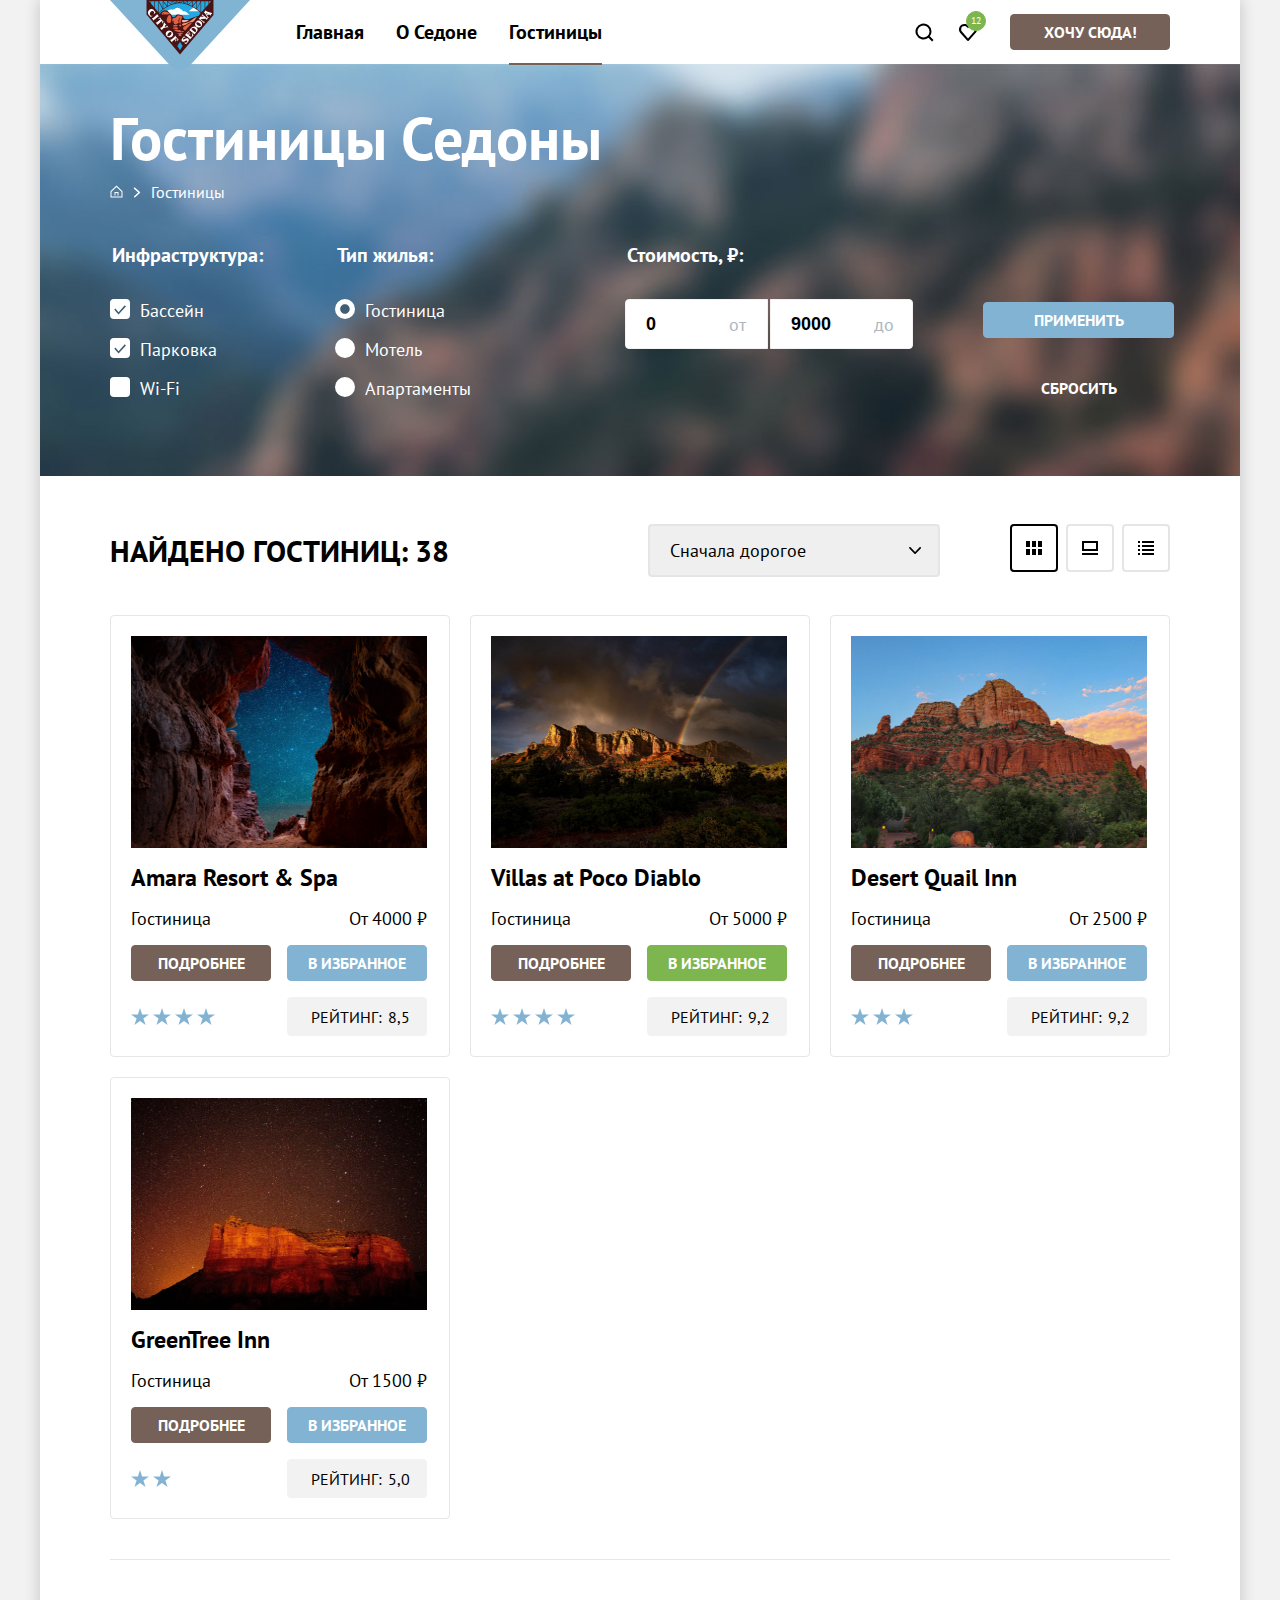
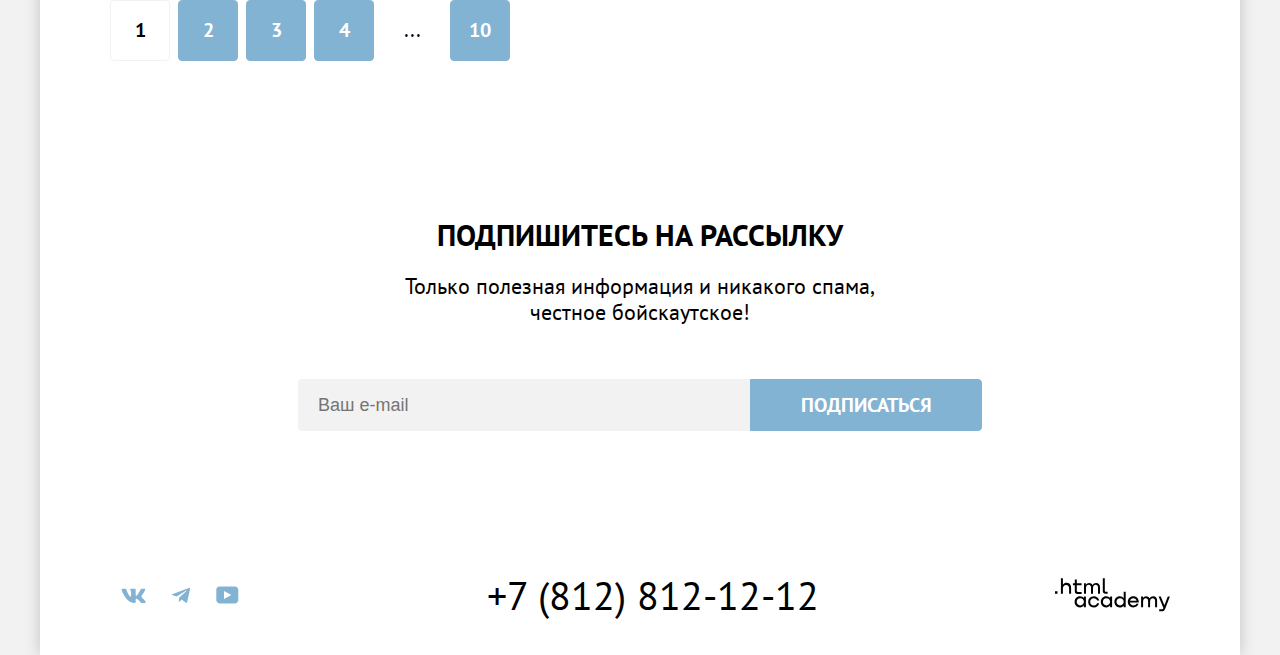
<file: 8/catalog.html>
<!DOCTYPE html>
<html lang="ru">

  <head>
    <meta charset="UTF-8">
    <meta name="viewport" content="width=device-width, initial-scale=1.0">
    <title>Каталог</title>
    <link rel="stylesheet" href="styles/styles.css">
    <base href="https://htmlacademy-htmlcss.github.io/2388629-sedona-38/8/">
</head>

  <body>
    <div class="page-container">
      <header class="page-header">
        <nav class="navigation">
          <a class="main-header-logo">
            <img src="images/header/logo.svg" alt="Логотип городка Седона" width="140" height="70">
          </a>
          <ul class="navigation-list">
            <li class="navigation-item">
              <a class="navigation-link " href="index.html">Главная</a>
            </li>
            <li class="navigation-item">
              <a class="navigation-link" href="#">О Седоне</a>
            </li>
            <li class="navigation-item">
              <a class="navigation-link navigation-link-current" href="catalog.html">Гостиницы</a>
            </li>
          </ul>
        </nav>
        <ul class="navigation-list navigation-user">
          <li class="navigation-items">
            <a class="navigation-link search-favourites" href="#">
              <svg xmlns="http://www.w3.org/2000/svg" width="20" height="20" fill="none">
                <path fill="#000"
                  d="m19.5 18-3.7-3.7a8 8 0 0 0 1.7-4.8 8 8 0 1 0-3.1 6.3l3.7 3.7 1.4-1.5Zm-10-2.5a6 6 0 0 1-6-6 6 6 0 0 1 12 0 6 6 0 0 1-6 6Z" />
              </svg>
              <span class="visually-hidden">Поиск</span>
            </a>
          </li>
          <li class="navigation-items">
            <a class="navigation-link search-favourites" href="#">
              <svg xmlns="http://www.w3.org/2000/svg" width="20" height="20" fill="none">
                <path fill="#000"
                  d="M9.9 19a1 1 0 0 1-.8-.4l-7-7.9A5.4 5.4 0 0 1 6.5 2C7.8 2 9 2.5 10 3.3a5.5 5.5 0 0 1 9 4.1c0 1.3-.5 2.5-1.3 3.4l-7 7.9c-.2.2-.4.3-.8.3Zm-6-9.5 6.1 6.9 6.2-7c.5-.5.7-1.2.7-2 0-1.8-1.5-3.3-3.3-3.3-1 0-2 .5-2.7 1.3-.3.3-.6.4-.9.4-.3 0-.6-.2-.8-.4a3.7 3.7 0 0 0-2.7-1.3 3.3 3.3 0 0 0-3.3 3.3c-.1.9.3 1.6.7 2.1-.1 0-.1 0 0 0Z" />
              </svg>
              <span class="visually-hidden">Избранное</span>
              <span class="in-favorites">12</span>
            </a>
          </li>
          <li class="navigation-items">
            <a class="button come-here" href="#">Хочу сюда!</a>
          </li>
        </ul>
      </header>
      <main class="main-inner">
        <section class="filter">
          <h1 class="inner-catalog-title">Гостиницы Седоны</h1>
          <ul class="breadcrumbs">
            <li class="breadcrumbs-item">
              <a class="breadcrumbs-link" href="index.html">
                <svg xmlns="http://www.w3.org/2000/svg" width="13" height="13" fill="none">
                  <path fill="#fff" d="m6.5.5-6 5.8v6.2h12V6.3L6.5.5Zm5 11h-10V6.7l5-4.8 5 4.8v4.8Z" />
                  <path fill="#fff" d="M4.5 10.5h1V8h2v2.5h1V7h-4v3.5Z" />
                </svg>
              </a>
            </li>
            <li class="breadcrumbs-item">
              <svg xmlns="http://www.w3.org/2000/svg" width="8" height="11" fill="none">
                <path fill="#fff"
                  d="M7 5 2.1.7C1.9.5 1.4.5 1 .7c-.3.3-.2.8 0 1l4.2 3.8-4 3.7c-.3.3-.3.8 0 1 0 .1.3.3.5.3l.5-.3L6.9 6c.4-.3.4-.8 0-1Z" />
              </svg>
            </li>
            <li class="breadcrumbs-item">
              <a class="breadcrumbs-link">Гостиницы</a>
            </li>
          </ul>
          <h2 class="visually-hidden breadcrumbs-list">Список фильтров</h2>
          <form class="catalog-filter" action="https://echo.htmlacademy.ru" method="get">
            <fieldset class="catalog-filter-group">
              <legend class="catalog-filter-title">Инфраструктура:</legend>
              <div class="flex-checkbox">
                <label class="control" for="pool">Бассейн</label>
                <input class="control-input" id="pool" type="checkbox" name="Бассейн" checked>
                <span class="input"></span>
              </div>
              <div class="flex-checkbox">
                <label class="control" for="parking">Парковка</label>
                <input class="control-input" id="parking" type="checkbox" name="Парковка" checked>
                <span class="input"></span>
              </div>
              <div class="flex-checkbox">
                <label class="control" for="Wi-Fi">Wi-Fi</label>
                <input class="control-input" id="Wi-Fi" type="checkbox" name="Wi-Fi">
                <span class="input"></span>
              </div>
            </fieldset>
            <fieldset class="catalog-filter-group">
              <legend class="catalog-filter-title">Тип жилья:</legend>
              <div class="flex-radio">
                <label class="control" for="Hotel">Гостиница</label>
                <input class="control-input" id="Hotel" type="radio" name="product-group" value="Hotel" checked>
                <span class="radio"></span>
              </div>
              <div class="flex-radio">
                <label class="control" for="Motel">Мотель</label>
                <input class="control-input" id="Motel" type="radio" name="product-group" value="Motel">
                <span class="radio"></span>
              </div>
              <div class="flex-radio">
                <label class="control" for="Apartments">Апартаменты</label>
                <input class="control-input" id="Apartments" type="radio" name="product-group" value="Apartments">
                <span class="radio"></span>
              </div>
            </fieldset>
            <fieldset class="catalog-filter-group cost">
              <legend class="catalog-filter-title subject">Стоимость, ₽:</legend>
              <div class="price box">
                <label class="control row" for="from">от</label>
                <input class="cost-figure figure" type="number" id="from" value="0">
              </div>
              <div class="price">
                <label class="control row" for="before">до</label>
                <input class="cost-figure" type="number" id="before" value="9000">
              </div>
            </fieldset>
            <div class="btn">
              <button class="button subscribe  apply" type="submit">Применить</button>
              <button class="button button-off" type="reset">Сбросить</button>
            </div>
          </form>
        </section>
        <section class="search">
          <div class="search-card">
            <h2 class="advantages-text">Найдено гостиниц:<span class="found">38</span></h2>
            <div class="sorting">
              <select class="select-control" aria-label="Сортировка">
                <option value="expensive">Сначала дорогое</option>
                <option value="cheap">Сначала дешёвые</option>
              </select>
              <div class="cards">
                <a href="#" class="button-light button-cards">
                  <svg width="16" height="14" viewbox="0 0 16 14" fill="none" xmlns="http://www.w3.org/2000/svg">
                    <g clip-path="url(#clip0_93207_168)">
                      <path d="M4 0H0V6H4V0Z" fill="black" />
                      <path d="M16 0H12V6H16V0Z" fill="black" />
                      <path d="M10 0H6V6H10V0Z" fill="black" />
                      <path d="M4 8H0V14H4V8Z" fill="black" />
                      <path d="M16 8H12V14H16V8Z" fill="black" />
                      <path d="M10 8H6V14H10V8Z" fill="black" />
                    </g>
                    <defs>
                      <clippath id="clip0_93207_168">
                        <rect width="16" height="14" fill="white" />
                      </clippath>
                    </defs>
                  </svg>
                  <span class="visually-hidden">Показать столбцы</span>
                </a>
                <a href="#" class="button-light">
                  <svg width="16" height="14" viewbox="0 0 16 14" fill="none" xmlns="http://www.w3.org/2000/svg">
                    <g clip-path="url(#clip0_93207_277)">
                      <path d="M16 12H0V14H16V12Z" fill="black" />
                      <path d="M14 2V8H2V2H14ZM16 0H0V10H16V0Z" fill="black" />
                    </g>
                    <defs>
                      <clippath id="clip0_93207_277">
                        <rect width="16" height="14" fill="white" />
                      </clippath>
                    </defs>
                  </svg>
                  <span class="visually-hidden">Показать карточки</span>
                </a>
                <a href="#" class="button-light">
                  <svg width="16" height="14" viewbox="0 0 16 14" fill="none" xmlns="http://www.w3.org/2000/svg">
                    <g clip-path="url(#clip0_93207_294)">
                      <path d="M2 0H0V2H2V0Z" fill="black" />
                      <path d="M16 0H4V2H16V0Z" fill="black" />
                      <path d="M2 4H0V6H2V4Z" fill="black" />
                      <path d="M16 4H4V6H16V4Z" fill="black" />
                      <path d="M2 8H0V10H2V8Z" fill="black" />
                      <path d="M16 8H4V10H16V8Z" fill="black" />
                      <path d="M2 12H0V14H2V12Z" fill="black" />
                      <path d="M16 12H4V14H16V12Z" fill="black" />
                    </g>
                    <defs>
                      <clippath id="clip0_93207_294">
                        <rect width="16" height="14" fill="white" />
                      </clippath>
                    </defs>
                  </svg>
                  <span class="visually-hidden">Показать список</span>
                </a>
              </div>
            </div>
          </div>
          <ul class="product-list">
            <li class="product-card">
              <a class="product-card-link-picture" href="#">
                <img src="images/catalog/hotel/hotel-1.jpg" alt="Звездное небо" width="300" height="212">
              </a>
              <a class="product-card-link-header" href="#">
                <h3 class="product-card-title">Amara Resort & Spa</h3>
              </a>
              <div class="services-text">
                <span class="services">Гостиница</span>
                <span class="services-price">От 4000 ₽</span>
              </div>
              <div class="snap">
                <a class="button button-detailed" href="#">подробнее</a>
                <button class="button favourites" href="#">в избранное</button>
              </div>
              <div class="rating-stars">
                <p class="stars-4 stars"><span class="visually-hidden">4 звезды</span></p>
                <p class="rating">Рейтинг:<span class="rating-numbers">8,5</span></p>
              </div>
            </li>
            <li class="product-card">
              <a class="product-card-link-picture" href="#">
                <img src="images/catalog/hotel/hotel-2.jpg" alt="Каньон в дождливую погоду" width="300" height="212">
              </a>
              <a class="product-card-link-header" href="#">
                <h3 class="product-card-title">Villas at Poco Diablo</h3>
              </a>
              <div class="services-text">
                <span class="services">Гостиница</span>
                <span class="services-price">От 5000 ₽</span>
              </div>
              <div class="snap">
                <a class="button button-detailed" href="#">подробнее</a>
                <button class="button-green favourites" href="#">в избранное</button>
              </div>
              <div class="rating-stars">
                <p class="stars-4 stars"><span class="visually-hidden">4 звезды</span></p>
                <p class="rating">Рейтинг:<span class="rating-numbers">9,2</span></p>
              </div>
            </li>
            <li class="product-card">
              <a class="product-card-link-picture" href="#">
                <img src="images/catalog/hotel/hotel-3.jpg" alt="Каньон в солнечную погоду" width="300" height="212">
              </a>
              <a class="product-card-link-header" href="#">
                <h3 class="product-card-title">Desert Quail Inn</h3>
              </a>
              <div class="services-text">
                <span class="services">Гостиница</span>
                <span class="services-price">От 2500 ₽</span>
              </div>
              <div class="snap">
                <a class="button button-detailed" href="#">подробнее</a>
                <button class="button favourites" href="#">в избранное</button>
              </div>
              <div class="rating-stars">
                <p class="stars-3 stars"><span class="visually-hidden">3 звезды</span></p>
                <p class="rating">Рейтинг:<span class="rating-numbers">9,2</span></p>
              </div>
            </li>
            <li class="product-card">
              <a class="product-card-link-picture" href="#">
                <img src="images/catalog/hotel/hotel-4.jpg" alt="Каньон ночью" width="300" height="212">
              </a>
              <a class="product-card-link-header" href="#">
                <h3 class="product-card-title">GreenTree Inn</h3>
              </a>
              <div class="services-text">
                <span class="services">Гостиница</span>
                <span class="services-price">От 1500 ₽</span>
              </div>
              <div class="snap">
                <a class="button button-detailed" href="#">подробнее</a>
                <button class="button favourites" href="#">в избранное</button>
              </div>
              <div class="rating-stars">
                <p class="stars-2 stars"><span class="visually-hidden">2 звезды</span></p>
                <p class="rating">Рейтинг:<span class="rating-numbers">5,0</span></p>
              </div>
            </li>
          </ul>
          <ul class="pagination">
            <li class="pagination-item"><a class="pagination-link-item">1</a></li>
            <li class="pagination-item"><a class="pagination-link" href="#"><span class="numbering">2</span></a></li>
            <li class="pagination-item"><a class="pagination-link" href="#">3</a></li>
            <li class="pagination-item"><a class="pagination-link" href="#">4</a></li>
            <li><span class="ellipsis">...</span></li>
            <li class="pagination-item"><a class="pagination-link" href="#">10</a></li>
          </ul>
        </section>
        <section class="subscription-catalog">
          <div class="subscription-gag">
            <div class="subscription-gag-cask">
              <h2 class="subscription-header">Подпишитесь на рассылку</h2>
              <p class="subscription-application">Только полезная информация и никакого спама, <br>честное бойскаутское!
              </p>
            </div>
            <form class="newsletter-form" action="https://echo.htmlacademy.ru" method="podt">
              <label class="visually-hidden" for="email">Email</label>
              <input class="subscription-inside" type="email" id="email" placeholder="Ваш e-mail" name="e-mail"
                required>
              <button class="subscribe" type="submit">
                <span class="visually-text">Подписаться</span>
              </button>
            </form>
          </div>
        </section>
      </main>
      <footer class="page-footer">
        <div class="wrapper">
          <ul class="footer-social-list">
            <li class="footer-social-item">
              <a class="feedback" href=" https://vk.com/htmlacademy">
                <svg xmlns="http://www.w3.org/2000/svg" width="25" height="15" fill="none">
                  <path fill="#83B3D3" fill-rule="evenodd"
                    d="M24.1 1.8c.2-.5 0-1-.8-1h-2.6c-.7 0-1 .4-1.1.8 0 0-1.4 3.2-3.3 5.3-.6.6-.9.8-1.2.8-.2 0-.4-.2-.4-.8V1.8c0-.7-.2-1-.8-1h-4c-.5 0-.8.4-.8.6 0 .7 1 .8 1 2.6v3.8c0 .8 0 1-.4 1-.9 0-3-3.3-4.3-7-.3-.7-.5-1-1.2-1H1.6c-.8 0-1 .4-1 .8 0 .7 1 4 4.2 8.5C7 13.2 10 15 12.8 15c1.7 0 1.9-.4 1.9-1v-2.4c0-.7.2-.8.7-.8.4 0 1 .1 2.6 1.6 1.8 1.8 2 2.6 3 2.6h2.7c.7 0 1.1-.4 1-1.1-.3-.8-1.2-1.8-2.3-3-.6-.8-1.5-1.5-1.8-2-.4-.4-.3-.6 0-1 0 0 3.2-4.5 3.5-6Z"
                    clip-rule="evenodd" />
                </svg>
                <span class="visually-hidden">VK</span>
              </a>
            </li>
            <li class="footer-social-item">
              <a class="feedback" href="https://t.me/htmlacademy">
                <svg xmlns="http://www.w3.org/2000/svg" width="18" height="17" fill="none">
                  <path fill="#83B3D3"
                    d="M16.8 1 .8 7c-1 .4-1 1-.2 1.3l4.1 1.3 9.5-6c.5-.3.9-.1.5.2l-7.6 7-.3 4.1c.4 0 .6-.2.8-.4l2-2 4.1 3.1c.8.5 1.3.3 1.5-.7L18 2.2c.3-1-.4-1.6-1.1-1.2Z" />
                </svg>
                <span class="visually-hidden">Telegram</span>
              </a>
            </li>
            <li class="footer-social-item">
              <a class="feedback" href="https://www.youtube.com/user/htmlacademyru">
                <svg xmlns="http://www.w3.org/2000/svg" width="23" height="18" fill="none">
                  <path fill="#83B3D3"
                    d="M19 .4H3.4C1.6.4.3 2 .3 3.8v10c0 2 1.3 3.6 3.2 3.6h15.7c1.6 0 3.1-1.6 3.1-3.4V3.8C22.1 2 20.8.4 19 .4ZM8 12.9v-8l7.3 4-7.3 4Z" />
                </svg>
                <span class="visually-hidden">youtube</span>
              </a>
            </li>
          </ul>
          <div class="number-tel">
            <address>
              <a class="number" href="tel:+78128121212">+7 (812) 812-12-12</a>
            </address>
          </div>
          <div class="logo-html">
            <a class="logo" href="https://htmlacademy.ru/">
              <svg xmlns="http://www.w3.org/2000/svg" width="115" height="34" fill="none">
                <path fill="#000"
                  d="M0 13.26v2.6h2.5v-2.6H0ZM11.6 4.86c-1.6 0-2.8.7-3.6 1.7h-.1V.36h-2v15.5h2v-5.3c0-2.1 1.3-3.6 3.3-3.6 1.8 0 2.9 1.4 2.9 3.2v5.7h2v-6.1c.1-3-1.8-4.9-4.5-4.9ZM26.6 5.16h-4.8v-3.7h-2v3.8h-1.9v2h1.9v6c0 1.7 1 2.7 2.7 2.7h4.1v-2h-3.7c-.7 0-1.1-.4-1.1-1.1v-5.7h4.8v-2ZM41.1 4.96c-1.6 0-2.9.8-3.5 2.1h-.1c-.6-1.2-1.8-2.1-3.4-2.1-1.4 0-2.5.8-3.1 1.8h-.1v-1.6H29v10.6h2v-5.4c0-2 1-3.5 2.6-3.5 1.5 0 2.4 1 2.4 2.6v6.3h2v-5.6c0-2.4 1.4-3.3 2.6-3.3 1.5 0 2.4 1 2.4 2.6v6.3h2v-6.5c.1-2.5-1.4-4.3-3.9-4.3ZM47.8 13.06c0 1.7 1 2.7 2.8 2.7h2v-2h-1.7c-.7 0-1.1-.4-1.1-1.1V.36h-2v12.7ZM28.9 20.06c-.9-1.1-2.2-1.8-3.9-1.8-3.1 0-5.4 2.3-5.4 5.6s2.3 5.6 5.4 5.6c1.8 0 3-.8 3.8-1.9h.1v1.6h2v-10.6h-2v1.5Zm-3.6 7.4c-2.2 0-3.6-1.6-3.6-3.6s1.4-3.6 3.6-3.6 3.6 1.6 3.6 3.6c0 1.9-1.4 3.6-3.6 3.6ZM44.2 22.36c-.5-2.4-2.6-4.1-5.4-4.1a5.4 5.4 0 0 0-5.6 5.6c0 3.1 2.2 5.6 5.6 5.6 2.8 0 4.9-1.8 5.4-4.2h-2.1a3.4 3.4 0 0 1-3.3 2.3c-2.2 0-3.6-1.6-3.6-3.6s1.4-3.6 3.6-3.6c1.6 0 2.8 1 3.3 2.2h2.1v-.2ZM55.1 20.06c-.9-1.1-2.2-1.8-3.9-1.8-3.1 0-5.4 2.3-5.4 5.6s2.3 5.6 5.4 5.6c1.8 0 3-.8 3.8-1.9h.1v1.6h2v-10.6h-2v1.5Zm-3.6 7.4c-2.2 0-3.6-1.6-3.6-3.6s1.4-3.6 3.6-3.6 3.6 1.6 3.6 3.6c0 1.9-1.5 3.6-3.6 3.6ZM68.7 20.16c-.9-1.1-2.2-1.9-3.9-1.9-3.1 0-5.4 2.3-5.4 5.6s2.2 5.6 5.4 5.6c1.7 0 3-.8 3.8-1.8h.1v1.5h2v-15.4h-2v6.4Zm-3.6 7.3c-2.2 0-3.6-1.6-3.6-3.6s1.4-3.6 3.6-3.6 3.6 1.6 3.6 3.6c-.1 2-1.5 3.6-3.6 3.6ZM78.3 18.26c-3.3 0-5.5 2.5-5.5 5.6 0 3 2.1 5.6 5.5 5.6 2.5 0 4.5-1.3 5.2-3.6h-2.1c-.5 1-1.6 1.6-3 1.6-1.9 0-3.3-1.3-3.4-2.9h8.8c.2-3.6-2-6.3-5.5-6.3Zm0 1.9c1.7 0 3 1 3.3 2.6h-6.5c.3-1.5 1.5-2.6 3.2-2.6ZM98.2 18.26c-1.6 0-2.9.8-3.6 2h-.1c-.6-1.2-1.8-2-3.4-2-1.4 0-2.5.7-3.1 1.8v-1.5h-1.9v10.6h2v-5.4c0-2 1-3.4 2.6-3.5 1.5 0 2.4 1 2.4 2.6v6.3h2v-5.6c0-2.4 1.4-3.3 2.6-3.3 1.5 0 2.4 1 2.4 2.6v6.3h2v-6.5c.1-2.6-1.4-4.4-3.9-4.4ZM109.4 27.36l-3.6-8.9h-2.2l4.8 11.6c-.3.9-.7 1.2-1.7 1.2h-2.5v2h2.5c1.8 0 2.8-.8 3.5-2.6l4.7-12.2h-2.1l-3.4 8.9Z" />
              </svg>
            </a>
          </div>
        </div>
      </footer>
    </div>
  </body>

</html>
</file>
<file: 8/styles/styles.css>
@font-face {
  font-family: "PT Sans";
  font-style: normal;
  font-weight: 400;
  src: url(../fonts/ptsans-400.woff2) format(woff2);
  font-display: swap;
}

@font-face {
  font-family: "PT Sans";
  font-style: normal;
  font-weight: 700;
  src: url(../fonts/ptsans-700.woff2) format(woff2);
  font-display: swap;
}

*,
*::before,
*::after {
  box-sizing: border-box;
}

img {
  max-width: 100%;
  height: auto;
}

body {
  font-family: "PT Sans", sans-serif;
  font-size: 22px;
  line-height: 26px;
  background-color: #F2F2F2;
  color: #000000;
  width: 1200px;
  margin-left: auto;
  margin-right: auto;
  margin-top: 0;
  margin-bottom: 0;
}

.main-index {
  background-color: #ffffff;
  margin: 0;
  padding-top: 0;
  flex-grow: 1;
}

.main-inner {
  background-color: #ffffff;
  margin: 0;
  padding-top: 0;
  flex-grow: 1;
}

.page-container {
  min-height: 100%;
  height: 100%;
  box-shadow: 0 0 15px 0 rgba(0, 0, 0, 0.20);
}

.page-footer {
  background-color: #ffffff;
  width: 1200px;
  min-height: 120px;
}

.page-header {
  background-color: #ffffff;
  color: #000000;
  display: flex;
  flex-wrap: nowrap;
  align-items: center;
  justify-content: space-between;
  width: 1200px;
}

.navigation {
  display: flex;
  flex-wrap: nowrap;
  flex-direction: row;
  gap: 30px;
  padding-left: 70px;
}

.main-header-logo {
  width: 140px;
  height: 70px;
  display: block;
  margin-bottom: -6px;
}

.navigation-list {
  list-style-type: none;
  margin: 0;
  padding: 0;
  display: flex;
  align-items: center;
  width: 622px;
  flex-wrap: wrap;
}

.navigation-link {
  line-height: 24px;
  font-size: 20px;
  color: #000000;
  font-weight: 700;
  background-color: #ffffff;
  text-decoration: none;
}

.navigation-link:focus,
.navigation-link:hover {
  color: #000000;
  opacity: 0.5;
}

.navigation-link-current {
  position: relative;
}

.navigation-link-current::after {
  content: "";
  position: absolute;
  bottom: -21px;
  height: 2px;
  background-color: #756257;
  left: 0;
  right: 0;
}

.search-favourites {
  display: flex;
  align-items: center;
  position: relative;
}

.in-favorites {
  font-size: 10px;
  font-weight: 400;
  line-height: 10px;
  background-color: #7DB54F;
  color: #FFFFFF;
  border: 1px solid #7DB54F;
  border-radius: 10px;
  width: 20px;
  height: 20px;
  position: absolute;
  text-align: center;
  top: -11px;
  right: -8px;
  display: flex;
  justify-content: space-around;
  align-items: center;
}

.navigation-user {
  display: flex;
  flex-wrap: nowrap;
  padding-right: 70px;
}

.navigation-item {
  display: flex;
  flex-direction: row;
  padding: 20px 16px;
}

.navigation-items {
  padding: 0 12px;
}

.navigation-items:nth-child(3) {
  padding-right: 0;
  padding-left: 20px;
}

.hero {
  background-image: url("../images/index/divider.png"), url("../images/index/index-background.jpg");
  color: #000000;
  background-color: #ffffff;
  background-repeat: no-repeat, no-repeat;
  background-size: 100% auto, cover;
  background-position: bottom center, center;
  min-width: 1200px;
  min-height: 485px;
}

.logo-inscription {
  text-align: center;
  display: flex;
  margin-right: auto;
  margin-left: auto;
  margin-bottom: 82px;
  padding-top: 51px;
}

.visually-hidden {
  position: absolute;
  width: 1px;
  height: 1px;
  margin: -1px;
  padding: 0;
  border: 0;
  clip: rect(0 0 0 0);
  overflow: hidden;
}

.advantages-text-heading {
  display: flex;
  padding: 69px 0;
  flex-direction: column;
  justify-content: center;
  align-items: center;
  text-align: center;
  gap: 25px;
  margin: 0;
  margin-bottom: 21px;
}

.advantages-text {
  font-size: 30px;
  line-height: 36px;
  text-transform: uppercase;
  font-weight: 700;
  display: flex;
  align-items: center;
  text-align: center;
  margin: 0;
  width: 620px;
  min-height: 49px;
}

.found {
  padding-left: 7px;
}

.sorting {
  display: flex;
  gap: 70px;
}

.advantages-application {
  font-size: 22px;
  line-height: 26px;
  text-align: center;
  font-weight: 400;
  margin: 0;
}

.advantages-description {
  font-size: 18px;
  line-height: 21px;
  font-weight: 400;
  width: 230px;
  min-height: 42px;
  text-align: center;
  margin: 0;
}

.advantages-description-title {
  font-size: 18px;
  line-height: 21px;
  font-weight: 400;
  width: 230px;
  min-height: 63px;
  text-align: center;
  margin: 0;
}

.container-advantages {
  display: flex;
  width: 400px;
  min-height: 385px;
}

.advantages-list {
  padding: 0;
  list-style-type: none;
  margin: 0;
}

.advantages-item {
  display: flex;
}

.advantages-title-heading {
  font-size: 24px;
  line-height: 28px;
  font-weight: 700;
  text-transform: uppercase;
  text-align: center;
  width: 175px;
  min-height: 56px;
  margin: 0;
  padding-bottom: 30px;
  position: relative;
}

.advantages-title-heading::after {
  content: "";
  position: absolute;
  height: 2px;
  bottom: 0;
  background-color: rgba(0, 0, 0, 0.30);
  left: 58px;
  right: 57px;
}

.advantages-title {
  font-size: 24px;
  line-height: 28px;
  font-weight: 700;
  text-transform: uppercase;
  text-align: center;
  width: 175px;
  min-height: 56px;
  margin: 0;
  padding-bottom: 30px;
  position: relative;
}

.advantages-title::after {
  content: "";
  position: absolute;
  background-color: rgba(255, 255, 255, 0.30);
  height: 2px;
  bottom: 0;
  left: 58px;
  right: 57px;
}

.line {
  background: rgba(255, 255, 255, 0.30);
  width: 60px;
  height: 2px;
  gap: 30px;
  display: flex;
  flex-direction: column;
}

.picture {
  background-color: #82B3D3;
  color: #FFFFFF;
  display: flex;
  justify-content: center;
  flex-direction: column;
  align-items: center;
  padding: 103px 85px;
  width: 400px;
  min-height: 385px;
  gap: 30px;
}

.img-fon {
  padding: 0;
}

.img-fon-two {
  display: flex;
  flex-wrap: wrap;
}

.picture-icons-square {
  padding: 103px 85px;
  width: 400px;
  min-height: 385px;
  background-color: #83B3D31F;
  gap: 30px;
  display: flex;
  justify-content: center;
  flex-wrap: wrap;
  align-content: center;
}

.charms {
  display: flex;
  flex-direction: row;
}

.picture-icons {
  background-color: rgba(131, 179, 211, 0.20);
  padding: 103px 85px;
  width: 400px;
  min-height: 385px;
  gap: 30px;
  display: flex;
  justify-content: center;
  flex-wrap: wrap;
  align-content: center;
}

.service-provider {
  display: flex;
  justify-content: center;
  text-align: center;
  margin: 0;
  padding: 80px 85px;
  width: 400px;
  min-height: 385px;
}

.features-list {
  gap: 30px;
  display: flex;
  flex-direction: column;
  align-items: center;
}

.comfort {
  display: flex;
  flex-direction: column;
  padding: 64px 0;
  gap: 20px;
}

.block-color {
  background-color: rgba(131, 179, 211, 0.12);
}

.features-text {
  font-size: 30px;
  line-height: 36px;
  font-weight: 700;
  text-transform: uppercase;
  text-align: center;
  margin: 0;
}

.features-item {
  list-style-type: none;
  padding: 0;
  display: flex;
  justify-content: flex-start;
  margin: 0;
}

.features-application {
  font-size: 22px;
  line-height: 26px;
  font-weight: 400;
  text-align: center;
  margin: 0;
}

.features-title-heading {
  font-size: 24px;
  line-height: 28px;
  font-weight: 700;
  text-transform: uppercase;
  margin: 0;
}

.features-description {
  font-size: 18px;
  line-height: 21px;
  font-weight: 400;
  margin: 0;
}

.search {
  text-align: center;
  padding: 50px 70px 60px 70px;
  display: flex;
  flex-direction: column;
  gap: 40px;
}

.hotel {
  padding: 96px 304px;
}

.search-card {
  display: flex;
  justify-content: space-between;
  align-items: center;
  width: 1060px;
  max-height: 49px;
}

.search-text {
  font-size: 30px;
  line-height: 36px;
  font-weight: 700;
  text-transform: uppercase;
  margin: 0;
}

.search-application {
  font-size: 22px;
  line-height: 26px;
  font-weight: 400;
  margin: 0;
}

.button {
  font-size: 20px;
  line-height: 36px;
  font-weight: 700;
  font-family: "PT Sans", sans-serif;
  text-transform: uppercase;
  color: #ffffff;
  background-color: #756157;
  border: 1px solid #756157;
  border-radius: 4px;
}

.button-hotel {
  margin: auto;
  display: flex;
  justify-content: center;
  align-items: center;
  width: 376px;
  min-height: 52px;
}

.button-hotel:hover,
.button-hotel:focus {
  background-color: #4e3e36;
}

.button-hotel:active {
  color: #756157;
  opacity: 0.5;
}

.come-here {
  display: flex;
  width: 160px;
  min-height: 36px;
  justify-content: center;
  font-size: 16px;
  font-weight: 700;
  line-height: 20px;
  align-items: center;
  background-color: #756157;
  text-decoration: none;
}

.come-here:hover,
.come-here:focus {
  background-color: #4e3e36;
}

.come-here:active {
  opacity: 0.5;
  color: #756157;
}

.subscription {
  background-image: url("../images/index/Subscribe.jpg");
  color: #ffffff;
  background-color: #000000;
  background-repeat: no-repeat;
  background-size: cover;
  background-position: center;
  max-width: 1200px;
  min-height: 415px;
}

.subscription-gag {
  display: flex;
  padding: 96px 258px 104px 258px;
  flex-direction: column;
  justify-content: center;
  align-items: center;
  gap: 54px;
}

.subscription-gag-cask {
  display: flex;
  flex-direction: column;
  justify-content: center;
  align-items: center;
  gap: 20px;
}

.subscription-catalog {
  text-align: center;
}

.subscription-text {
  font-size: 30px;
  line-height: 36px;
  font-weight: 700;
  text-transform: uppercase;
  margin: 0;
}

.search-interest {
  gap: 20px;
  flex-direction: column;
  justify-content: center;
  align-items: center;
  display: flex;
}

.search-interest-container {
  gap: 54px;
  flex-direction: column;
  justify-content: center;
  align-items: center;
  display: flex;
}

.subscription-inside {
  font-size: 18px;
  font-weight: 400;
  line-height: 24px;
  border: 0;
  border-radius: 4px 0 0 4px;
  background-color: #F2F2F2;
  min-width: 452px;
  min-height: 52px;
  padding: 12px 20px;
}

.subscription-header {
  margin: 0;
  font-size: 30px;
  font-weight: 700;
  line-height: 36px;
  text-transform: uppercase;
}

.subscription-application {
  font-size: 22px;
  line-height: 26px;
  font-weight: 400;
  margin: 0;
  text-align: center;
}

.subscribe {
  font-size: 20px;
  line-height: 36px;
  font-weight: 700;
  font-family: "PT Sans", sans-serif;
  text-transform: uppercase;
  color: #ffffff;
  background-color: #82B3D3;
  border: 1px solid #82B3D3;
  border-radius: 0 4px 4px 0;
  width: 232px;
  min-height: 52px;
}

.subscribe:hover,
.subscribe:focus {
  background-color: #5686a7;
}

.subscribe:active {
  color: #82B3D3;
  opacity: 0.5;
}

.newsletter-form {
  display: flex;
}

.footer-social-list {
  list-style-type: none;
  display: flex;
  justify-content: center;
  align-content: center;
  flex-wrap: wrap;
  margin: 0;
  padding-left: 0;
}

.number {
  font-style: normal;
  text-decoration: none;
  color: #000000;
  background-color: #ffffff;
  font-size: 40px;
  font-weight: 400;
  line-height: 40px;
}

.number:hover,
.number:focus {
  color: #756157;
}

.number:active {
  color: var(--texts-active, rgba(117, 97, 87, 0.30));
}

.feedback {
  display: flex;
  flex-wrap: wrap;
  align-items: center;
  justify-content: space-evenly;
  align-content: center;
  text-decoration: none;
  padding-left: 10px;
  padding-right: 10px;
  width: 47px;
  height: 40px;
}

.feedback:hover path,
.feedback:focus path {
  fill: #68A2CA;
}

.feedback:active path {
  fill: #68A2CA;
  fill-opacity: 0.3;
}

.logo {
  margin: 0;
  display: flex;
  flex-direction: column;
}

.logo:hover path,
.logo:focus path {
  fill: #756157;
}

.logo:active path {
  fill: #756157;
  fill-opacity: 0.3;
}

.logo-html {
  display: flex;
  justify-content: flex-end;
}

.wrapper {
  margin: 0;
  display: flex;
  flex-direction: row;
  align-items: center;
  justify-content: space-between;
  padding: 40px 70px 30px 70px;
}

.filter {
  background-image: url("../images/catalog/filters.png");
  color: #ffffff;
  background-color: #000000;
  background-repeat: no-repeat;
  background-size: cover;
  background-position: center;
  padding: 35px 70px 70px 70px;
}

.inner-catalog-title {
  font-size: 60px;
  line-height: 78px;
  font-weight: 700;
  margin: 0;
}

.breadcrumbs-link {
  font-size: 16px;
  line-height: 21px;
  font-weight: 400;
}

.breadcrumbs-link:focus {
  color: #FFFFFF;
}

.breadcrumbs-link:hover {
  color: rgba(255, 255, 255, 0.60);
}

.breadcrumbs-list {
  gap: 40px;
  display: flex;
}

.catalog-filter {
  display: flex;
}

.catalog-filter-group {
  border: 0 none;
  padding: 0;
  padding-right: 70px;
  margin: 0;
}

.cost {
  display: flex;
  margin-left: 84px;
}

.breadcrumbs {
  list-style-type: none;
  display: flex;
  flex-direction: row;
  gap: 10px;
  margin: 0;
  padding: 0;
  padding-bottom: 40px;
}

.catalog-filter-title {
  font-size: 20px;
  line-height: 24px;
  font-weight: 700;
  padding-bottom: 32px;
  margin: 0;
}

.flex-radio,
.flex-checkbox {
  display: flex;
  flex-wrap: nowrap;
  justify-content: flex-end;
  gap: 10px;
  flex-direction: row-reverse;
  padding-bottom: 16px;
}

.flex-radio:nth-child(4),
.flex-checkbox:nth-child(4) {
  padding-bottom: 0;
}

.flex-radio:hover,
.flex-checkbox:hover {
  opacity: 0.6;
}

.flex-radio:active,
.flex-checkbox:active {
  opacity: 0.3;
}

.price {
  display: flex;
  width: 143px;
  max-height: 48px;
}

.box {
  margin-right: 2px;
}

.control {
  font-size: 18px;
  line-height: 23px;
  font-weight: 400;
}

.control-input {
  position: absolute;
  width: 1px;
  height: 1px;
  margin: -1px;
  padding: 0;
  border: 0;
  clip: rect(0 0 0 0);
  overflow: hidden;
}

.input {
  display: inline-block;
  width: 20px;
  height: 20px;
  border-radius: 4px;
  background-color: #ffffff;
  position: relative;
}

.input::before {
  content: "";
  position: absolute;
  display: block;
  background-color: #3F5E72;
  top: 50%;
  right: 50%;
  transform: translate(-50%, -50%);
  opacity: 0;
  z-index: 1;
}

.input::after {
  content: "";
  display: block;
  width: 16px;
  height: 16px;
  background: url(../images/catalog/icons/checkbox.svg);
  background-repeat: no-repeat;
  background-size: 20px 20px;
  position: absolute;
  z-index: 2;
  opacity: 0;
}

.control-input:checked + .input::after {
  opacity: 1;
}

.radio {
  display: inline-block;
  width: 20px;
  height: 20px;
  border-radius: 50%;
  background-color: #ffffff;
  position: relative;
}

.radio::before {
  content: "";
  position: absolute;
  display: block;
  background-color: #3F5E72;
  border-radius: 50%;
  top: 50%;
  right: 50%;
  transform: translate(-50%, -50%);
  opacity: 0;
  z-index: 1;
}

.radio::after {
  content: "";
  display: block;
  width: 16px;
  height: 16px;
  background: url(../images/catalog/icons/radio.svg);
  background-repeat: no-repeat;
  background-size: 20px 20px;
  position: absolute;
  z-index: 2;
  opacity: 0;
}

.control-input:checked + .radio::after {
  opacity: 1;
}

.row {
  position: relative;
  z-index: 2;
  top: 14px;
  right: -104px;
  font-size: 18px;
  font-weight: 400;
  line-height: 24px;
  width: 24px;
  max-height: 24px;
  color: rgb(171, 182, 191);
}

.cost-figure {
  border-radius: 0 4px 4px 0;
  border: 1px solid #F2F2F2;
  width: 143px;
  min-height: 48px;
  position: absolute;
  padding: 12px 20px;
  font-size: 18px;
  font-weight: 700;
  line-height: 24px;
  text-transform: uppercase;
  display: block;
}

.cost-figure:focus {
  border: 3px solid #83B3D3;
}

.figure {
  border-radius: 4px 0 0 4px;
}

.button-off {
  background-color: transparent;
  font-size: 16px;
  line-height: 20px;
  font-weight: 700;
  border: 0;
  width: 191px;
  min-height: 36px;
  text-transform: uppercase;
  padding: 0;
}

.button-off:hover,
.button-off:focus {
  color: rgba(255, 255, 255, 0.60);
}

.button-off:active {
  color: rgba(255, 255, 255, 0.40);
}

.button-light {
  text-decoration: none;
  border-radius: 4px;
  border: 2px solid #E5E5E5;
  display: flex;
  padding: 14px 12px;
  width: 48px;
  height: 48px;
  justify-content: center;
  align-items: center;
}

.button-cards {
  border: 2px solid #000000;
}

.button-light:hover {
  border-radius: 4px;
  border: 2px solid #000000;
}

.btn {
  display: flex;
  flex-direction: column;
  width: 191px;
  min-height: 104px;
  justify-content: space-between;
  gap: 32px;
}

.apply {
  font-size: 16px;
  line-height: 20px;
  font-weight: 700;
  border-radius: 4px;
  width: 191px;
  min-height: 36px;
  text-transform: uppercase;
  margin-top: 59px;
  padding: 0;
}

.apply:hover,
.apply:focus {
  background-color: #5686a7;
}

.apply:active {
  color: #82B3D3;
  opacity: 0.7;
}

.select-control {
  font-size: 18px;
  line-height: 21px;
  font-weight: 400;
  font-family: 'PT Sans', sans-serif;
  width: 292px;
  min-height: 49px;
  padding: 14px 20px;
  border-radius: 4px;
  border: 2px solid #E5E5E5;
  appearance: none;
  background-image: url(../images/catalog/icons/arrow.svg);
  background-repeat: no-repeat;
  background-position: 94%, 50%;
}

.select-control:focus,
.select-control:hover {
  border-radius: 4px;
  border: 2px solid #68A2CA;
}

.cards {
  display: flex;
  gap: 8px;
}

.product-list {
  list-style-type: none;
  display: grid;
  grid-template-columns: repeat(3, 340px);
  margin: 0;
  gap: 20px;
  padding: 0;
  width: 1060px;
  min-height: 438px;
  padding-bottom: 40px;
  border-bottom: 1px solid #E6E6E6;
}

.product-card {
  width: 340px;
  min-height: 438px;
  border: 1px solid #E6E6E6;
  border-radius: 4px;
  padding: 20px;
  gap: 16px;
  display: grid;
  grid-template-columns: repeat(2, 140px);
  grid-template-rows: 212px 1fr;
}

.product-card-link-picture {
  display: flex;
  grid-column: span 2;
}

.product-card-title {
  font-size: 24px;
  line-height: 28px;
  font-weight: 700;
  color: #000000;
  margin: 0;
}

.product-card-link-header {
  text-decoration: none;
  text-align: start;
  grid-column: span 2;
}

.services-text {
  display: flex;
  justify-content: space-between;
  grid-column: span 2;
}

.snap {
  display: flex;
  justify-content: space-between;
  grid-column: span 2;
}

.services {
  font-size: 18px;
  line-height: 21px;
  font-weight: 400;
}

.services-price {
  font-size: 18px;
  line-height: 21px;
  font-weight: 400;
}

.button-detailed {
  font-size: 16px;
  line-height: 20px;
  font-weight: 700;
  text-decoration: none;
  width: 140px;
  min-height: 36px;
  display: flex;
  justify-content: center;
  align-items: center;
}

.button-detailed:focus,
.button-detailed:hover {
  background-color: #4e3e36;
}

.button-detailed:active {
  color: #756157;
  opacity: 0.7;
}

.favourites {
  font-size: 16px;
  line-height: 20px;
  font-weight: 700;
  font-family: "PT Sans", sans-serif;
  text-transform: uppercase;
  background-color: #82B3D3;
  color: #ffffff;
  border: 1px solid #82B3D3;
  border-radius: 4px;
  width: 140px;
  min-height: 36px;
}

.favourites:hover,
.favourites:focus {
  background-color: #5686a7;
}

.favourites:active {
  color: #82B3D3;
  opacity: 0.7;
}

.button-green {
  background-color: #7DB54F;
  border: 1px solid #7DB54F;
  border-radius: 4px;
}

.button-green:hover,
.button-green:focus {
  background-color: #598a30;
}

.button-green:active {
  color: #a5cf83;
  opacity: 0.5;
}

.rating-stars {
  display: flex;
  justify-content: space-between;
  align-items: center;
  grid-column: span 2;
}

.stars {
  margin: 0;
  display: block;
  background-image: url("../images/catalog/stars/stars.svg");
  background-repeat: space no-repeat;
  width: 106px;
  height: 18px;
}

.stars-1 {
  width: 18px;
}

.stars-2 {
  width: 40px;
}

.stars-3 {
  width: 62px;
}

.stars-4 {
  width: 84px;
}

.stars-5 {
  width: 106px;
}

.rating {
  font-size: 16px;
  line-height: 20px;
  font-weight: 400;
  font-family: "PT Sans", sans-serif;
  text-transform: uppercase;
  margin: 0;
  border: 1px solid #F2F2F2;
  border-radius: 4px;
  background-color: #F2F2F2;
  width: 140px;
  min-height: 37px;
  padding: 9px 22px 8px 23px;
}

.rating-numbers {
  padding-left: 6px;
}

.pagination {
  margin: 0;
  padding: 0;
  display: flex;
  flex-direction: row;
  list-style-type: none;
  gap: 8px;
}

.pagination-item {
  font-size: 20px;
  line-height: 36px;
  font-weight: 700;
}

.pagination-link {
  text-decoration: none;
  background-color: #82B3D3;
  color: #ffffff;
  padding: 11px 0 12px 0;
  display: flex;
  width: 60px;
  min-height: 36px;
  justify-content: center;
  align-items: center;
  border-radius: 4px;
  border: 1px solid #82B3D3;
  margin: auto;
}

.pagination-link:hover,
.pagination-link:focus {
  background: var(--buttons-blue-hover, #68A2CA);
}

.pagination-link:active {
  color: rgba(255, 255, 255, 0.30);
}

.ellipsis {
  text-decoration: none;
  background-color: #ffffff;
  color: #000000;
  padding: 16px 0 17px 0;
  display: flex;
  width: 60px;
  min-height: 36px;
  justify-content: center;
  align-items: center;
  margin: auto;
}

.pagination-link-item {
  text-decoration: none;
  background-color: #ffffff;
  color: #000000;
  padding: 11px 0 12px 0;
  display: flex;
  width: 60px;
  min-height: 36px;
  justify-content: center;
  align-items: center;
  border-radius: 4px;
  border: 1px solid #F2F2F2;
  margin: auto;
}
</file>
<file: styles/styles.css>
@font-face {
  font-family: "PT Sans";
  font-style: normal;
  font-weight: 400;
  src: url("../fonts/ptsans-400.woff2") format("woff2");
  font-display: swap;
}

@font-face {
  font-family: "PT Sans";
  font-style: normal;
  font-weight: 700;
  src: url("../fonts/ptsans-700.woff2") format("woff2");
  font-display: swap;
}

*,
*::before,
*::after {
  -webkit-box-sizing: border-box;
  box-sizing: border-box;
}

img {
  max-width: 100%;
  height: auto;
}

body {
  font-family: "PT Sans", sans-serif;
  font-size: 22px;
  line-height: 26px;
  background-color: #F2F2F2;
  color: #000000;
  margin-left: auto;
  margin-right: auto;
  margin-top: 0;
  margin-bottom: 0;
}

.main-index {
  background-color: #ffffff;
  margin: 0;
  padding-top: 0;
  -webkit-box-flex: 1;
  -ms-flex-positive: 1;
  flex-grow: 1;
}

.main-inner {
  background-color: #ffffff;
  margin: 0;
  padding-top: 0;
  -webkit-box-flex: 1;
  -ms-flex-positive: 1;
  flex-grow: 1;
}

.page-container {
  min-height: 100%;
  height: 100%;
  width: 1200px;
  margin: auto;
  -webkit-box-shadow: 0 0 15px 0 rgba(0, 0, 0, 0.20);
  box-shadow: 0 0 15px 0 rgba(0, 0, 0, 0.20);
}

.page-footer {
  background-color: #ffffff;
  width: 1200px;
  min-height: 120px;
}

.page-header {
  background-color: #ffffff;
  color: #000000;
  display: -webkit-box;
  display: -ms-flexbox;
  display: flex;
  -ms-flex-wrap: nowrap;
  flex-wrap: nowrap;
  -webkit-box-align: center;
  -ms-flex-align: center;
  align-items: center;
  -webkit-box-pack: justify;
  -ms-flex-pack: justify;
  justify-content: space-between;
  width: 1200px;
}

.navigation {
  display: -webkit-box;
  display: -ms-flexbox;
  display: flex;
  -ms-flex-wrap: nowrap;
  flex-wrap: nowrap;
  -webkit-box-orient: horizontal;
  -webkit-box-direction: normal;
  -ms-flex-direction: row;
  flex-direction: row;
  gap: 30px;
  padding-left: 70px;
}

.main-header-logo {
  width: 140px;
  height: 70px;
  display: block;
  margin-bottom: -6px;
}

.navigation-list {
  list-style-type: none;
  margin: 0;
  padding: 0;
  display: -webkit-box;
  display: -ms-flexbox;
  display: flex;
  -webkit-box-align: center;
  -ms-flex-align: center;
  align-items: center;
  width: 622px;
  -ms-flex-wrap: wrap;
  flex-wrap: wrap;
}

.navigation-link {
  line-height: 24px;
  font-size: 20px;
  font-family: "PT Sans", sans-serif;
  color: #000000;
  font-weight: 700;
  background-color: #ffffff;
  text-decoration: none;
  display: block;
  text-align: center;
  padding: 20px 16px;
}

.navigation-link:hover,
.navigation-link:focus {
  color: #000000;
  opacity: 0.5;
}

.navigation-link-current {
  position: relative;
}

.navigation-link-current::after {
  content: "";
  position: absolute;
  bottom: -1px;
  height: 2px;
  background-color: #756257;
  left: 15px;
  right: 16px;
}

.search-favourites {
  padding: 22px 12px;
  max-height: 64px;
  position: relative;
}

.in-favorites {
  font-size: 10px;
  font-weight: 400;
  line-height: 10px;
  background-color: #7DB54F;
  color: #FFFFFF;
  border: 1px solid #7DB54F;
  border-radius: 10px;
  width: 20px;
  height: 20px;
  position: absolute;
  text-align: center;
  top: 11px;
  right: 4px;
  display: -webkit-box;
  display: -ms-flexbox;
  display: flex;
  -ms-flex-pack: distribute;
  justify-content: space-around;
  -webkit-box-align: center;
  -ms-flex-align: center;
  align-items: center;
}

.navigation-user {
  display: -webkit-box;
  display: -ms-flexbox;
  display: flex;
  -ms-flex-wrap: nowrap;
  flex-wrap: nowrap;
  padding-right: 70px;
}

.navigation-item {
  display: -webkit-box;
  display: -ms-flexbox;
  display: flex;
  -ms-flex-wrap: wrap;
  flex-wrap: wrap;
  -webkit-box-orient: horizontal;
  -webkit-box-direction: normal;
  -ms-flex-direction: row;
  flex-direction: row;
}

.navigation-items:nth-child(3) {
  padding-right: 0;
  padding-left: 20px;
}

.hero {
  background-image: url("../images/index/divider.png"), url("../images/index/index-background.jpg");
  color: #FFFFFF;
  background-color: rgba(0, 0, 0, 0.30);
  background-repeat: no-repeat, no-repeat;
  background-size: 100% auto, cover;
  background-position: bottom center, center;
  min-width: 1200px;
  min-height: 485px;
}

.logo-inscription {
  text-align: center;
  display: -webkit-box;
  display: -ms-flexbox;
  display: flex;
  margin-right: auto;
  margin-left: auto;
  margin-bottom: 82px;
  padding-top: 51px;
}

.visually-hidden {
  position: absolute;
  width: 1px;
  height: 1px;
  margin: -1px;
  padding: 0;
  border: 0;
  clip: rect(0 0 0 0);
  overflow: hidden;
}

.advantages-text-heading {
  display: -webkit-box;
  display: -ms-flexbox;
  display: flex;
  padding: 69px 0;
  -webkit-box-orient: vertical;
  -webkit-box-direction: normal;
  -ms-flex-direction: column;
  flex-direction: column;
  -webkit-box-pack: center;
  -ms-flex-pack: center;
  justify-content: center;
  -webkit-box-align: center;
  -ms-flex-align: center;
  align-items: center;
  text-align: center;
  gap: 25px;
  margin: 0;
  margin-bottom: 21px;
}

.advantages-text {
  font-size: 30px;
  line-height: 36px;
  text-transform: uppercase;
  font-weight: 700;
  display: -webkit-box;
  display: -ms-flexbox;
  display: flex;
  -ms-flex-wrap: wrap;
  flex-wrap: wrap;
  -webkit-box-align: center;
  -ms-flex-align: center;
  align-items: center;
  text-align: center;
  margin: 0;
  max-width: 620px;
  min-height: 49px;
}

.found {
  padding-left: 7px;
}

.sorting {
  display: -webkit-box;
  display: -ms-flexbox;
  display: flex;
  -ms-flex-wrap: wrap;
  flex-wrap: wrap;
  gap: 70px;
}

.advantages-application {
  font-size: 22px;
  line-height: 26px;
  text-align: center;
  font-weight: 400;
  margin: 0;
}

.advantages-description {
  font-size: 18px;
  line-height: 21px;
  font-weight: 400;
  width: 230px;
  min-height: 42px;
  text-align: center;
  margin: 0;
}

.advantages-description-title {
  font-size: 18px;
  line-height: 21px;
  font-weight: 400;
  width: 230px;
  min-height: 63px;
  text-align: center;
  margin: 0;
}

.advantages-list {
  padding: 0;
  list-style-type: none;
  margin: 0;
  display: -webkit-box;
  display: -ms-flexbox;
  display: flex;
  -ms-flex-wrap: wrap;
  flex-wrap: wrap;
  min-width: 400px;
  min-height: 385px;
}

.advantages-item {
  display: -webkit-box;
  display: -ms-flexbox;
  display: flex;
}

.advantages-title-heading {
  font-size: 24px;
  line-height: 28px;
  font-weight: 700;
  text-transform: uppercase;
  text-align: center;
  width: 175px;
  min-height: 56px;
  margin: 0;
  padding-bottom: 30px;
  position: relative;
}

.advantages-title-heading::after {
  content: "";
  position: absolute;
  height: 2px;
  bottom: 0;
  background-color: rgba(0, 0, 0, 0.30);
  left: 58px;
  right: 57px;
}

.advantages-title {
  font-size: 24px;
  line-height: 28px;
  font-weight: 700;
  text-transform: uppercase;
  text-align: center;
  width: 175px;
  min-height: 56px;
  margin: 0;
  padding-bottom: 30px;
  position: relative;
}

.advantages-title::after {
  content: "";
  position: absolute;
  background-color: rgba(255, 255, 255, 0.30);
  height: 2px;
  bottom: 0;
  left: 58px;
  right: 58px;
}

.line {
  background: rgba(255, 255, 255, 0.30);
  width: 60px;
  height: 2px;
  gap: 30px;
  display: -webkit-box;
  display: -ms-flexbox;
  display: flex;
  -webkit-box-orient: vertical;
  -webkit-box-direction: normal;
  -ms-flex-direction: column;
  flex-direction: column;
}

.picture {
  background-color: #82B3D3;
  color: #FFFFFF;
  display: -webkit-box;
  display: -ms-flexbox;
  display: flex;
  -webkit-box-pack: center;
  -ms-flex-pack: center;
  justify-content: center;
  -webkit-box-orient: vertical;
  -webkit-box-direction: normal;
  -ms-flex-direction: column;
  flex-direction: column;
  -webkit-box-align: center;
  -ms-flex-align: center;
  align-items: center;
  padding: 103px 85px;
  width: 400px;
  min-height: 385px;
  gap: 30px;
}

.img-fon {
  padding: 0;
  max-width: 800px;
  max-height: 385px;
}

.img-fon-two {
  display: -webkit-box;
  display: -ms-flexbox;
  display: flex;
  -ms-flex-wrap: wrap;
  flex-wrap: wrap;
  max-width: 800px;
  max-height: 385px;
}

.picture-icons-square {
  padding: 103px 85px;
  width: 400px;
  min-height: 385px;
  background-color: #83B3D31F;
  gap: 30px;
  display: -webkit-box;
  display: -ms-flexbox;
  display: flex;
  -webkit-box-pack: center;
  -ms-flex-pack: center;
  justify-content: center;
  -ms-flex-wrap: wrap;
  flex-wrap: wrap;
  -ms-flex-line-pack: center;
  align-content: center;
}

.charms {
  display: -webkit-box;
  display: -ms-flexbox;
  display: flex;
  -webkit-box-orient: horizontal;
  -webkit-box-direction: normal;
  -ms-flex-direction: row;
  flex-direction: row;
}

.picture-icons {
  background-color: rgba(131, 179, 211, 0.20);
  padding: 103px 85px;
  width: 400px;
  min-height: 385px;
  gap: 30px;
  display: -webkit-box;
  display: -ms-flexbox;
  display: flex;
  -webkit-box-pack: center;
  -ms-flex-pack: center;
  justify-content: center;
  -ms-flex-wrap: wrap;
  flex-wrap: wrap;
  -ms-flex-line-pack: center;
  align-content: center;
}

.service-provider {
  display: -webkit-box;
  display: -ms-flexbox;
  display: flex;
  -ms-flex-wrap: wrap;
  flex-wrap: wrap;
  -webkit-box-orient: vertical;
  -webkit-box-direction: normal;
  -ms-flex-direction: column;
  flex-direction: column;
  -webkit-box-align: center;
  -ms-flex-align: center;
  align-items: center;
  -webkit-box-pack: center;
  -ms-flex-pack: center;
  justify-content: center;
  text-align: center;
  margin: 0;
  padding: 80px 85px;
  width: 400px;
  min-height: 385px;
}

.features-list {
  gap: 28px;
  display: -webkit-box;
  display: -ms-flexbox;
  display: flex;
  -webkit-box-orient: vertical;
  -webkit-box-direction: normal;
  -ms-flex-direction: column;
  flex-direction: column;
  -webkit-box-align: center;
  -ms-flex-align: center;
  align-items: center;
}

.features-housing {
  margin-top: 1px;
  margin-left: 3px;
}

.features-food {
  margin-top: 2px;
}

.features-souvenirs {
  margin-left: 10px;
}

.comfort {
  display: -webkit-box;
  display: -ms-flexbox;
  display: flex;
  -webkit-box-orient: vertical;
  -webkit-box-direction: normal;
  -ms-flex-direction: column;
  flex-direction: column;
  padding: 64px 0;
  gap: 20px;
}

.block-color {
  background-color: rgba(131, 179, 211, 0.12);
}

.features-text {
  font-size: 30px;
  line-height: 36px;
  font-weight: 700;
  text-transform: uppercase;
  text-align: center;
  margin: 0;
}

.features-item {
  list-style-type: none;
  padding: 0;
  display: -webkit-box;
  display: -ms-flexbox;
  display: flex;
  -webkit-box-pack: start;
  -ms-flex-pack: start;
  justify-content: flex-start;
  margin: 0;
}

.features-application {
  font-size: 22px;
  line-height: 26px;
  font-weight: 400;
  text-align: center;
  margin: 0;
}

.features-title-heading {
  font-size: 24px;
  line-height: 28px;
  font-weight: 700;
  text-transform: uppercase;
  margin: 0;
}

.housing {
  padding-bottom: 29px;
  padding-top: 29px;
}

.food {
  padding-bottom: 29px;
  padding-top: 29px;
}

.souvenirs {
  padding-bottom: 29px;
  padding-top: 29px;
}

.features-description {
  font-size: 18px;
  line-height: 21px;
  font-weight: 400;
  margin: 0;
}

.search {
  text-align: center;
  padding: 49px 70px 60px 70px;
  display: -webkit-box;
  display: -ms-flexbox;
  display: flex;
  -ms-flex-wrap: wrap;
  flex-wrap: wrap;
  -webkit-box-orient: vertical;
  -webkit-box-direction: normal;
  -ms-flex-direction: column;
  flex-direction: column;
  gap: 40px;
}

.hotel {
  padding: 96px 304px;
}

.search-card {
  display: -webkit-box;
  display: -ms-flexbox;
  display: flex;
  -ms-flex-wrap: wrap;
  flex-wrap: wrap;
  -webkit-box-pack: justify;
  -ms-flex-pack: justify;
  justify-content: space-between;
  -webkit-box-align: center;
  -ms-flex-align: center;
  align-items: center;
  width: 1060px;
  min-height: 49px;
}

.advantages-text-card {
  font-size: 30px;
  line-height: 36px;
  text-transform: uppercase;
  font-weight: 700;
  display: -webkit-box;
  display: -ms-flexbox;
  display: flex;
  -ms-flex-wrap: wrap;
  flex-wrap: wrap;
  -webkit-box-align: center;
  -ms-flex-align: center;
  align-items: center;
  text-align: center;
  margin: 0;
  max-width: 338px;
  min-height: 49px;
}


.search-text {
  font-size: 30px;
  line-height: 36px;
  font-weight: 700;
  text-transform: uppercase;
  margin: 0;
}

.search-application {
  font-size: 22px;
  line-height: 26px;
  font-weight: 400;
  margin: 0;
}

.button {
  display: inline-block;
  font-size: 20px;
  line-height: 36px;
  font-weight: 700;
  font-family: "PT Sans", sans-serif;
  text-transform: uppercase;
  color: #ffffff;
  background-color: #756157;
  border: 1px solid #756157;
  border-radius: 4px;
}

.button-hotel {
  margin: auto;
  display: -webkit-box;
  display: -ms-flexbox;
  display: flex;
  -webkit-box-pack: center;
  -ms-flex-pack: center;
  justify-content: center;
  -webkit-box-align: center;
  -ms-flex-align: center;
  align-items: center;
  width: 376px;
  min-height: 52px;
}

.button-hotel:hover,
.button-hotel:focus {
  background-color: #4e3e36;
}

.button-hotel:active {
  color: #756157;
  opacity: 0.5;
}

.button:disabled {
  background-color: #999999;
}

.come-here {
  display: -webkit-box;
  display: -ms-flexbox;
  display: flex;
  width: 160px;
  min-height: 36px;
  -webkit-box-pack: center;
  -ms-flex-pack: center;
  justify-content: center;
  font-size: 16px;
  font-weight: 700;
  line-height: 20px;
  -webkit-box-align: center;
  -ms-flex-align: center;
  align-items: center;
  background-color: #756157;
  text-decoration: none;
}

.come-here:hover,
.come-here:focus {
  background-color: #4e3e36;
}

.come-here:active {
  opacity: 0.5;
  color: #756157;
}

.subscription {
  background-image: url("../images/index/Subscribe.jpg");
  color: #ffffff;
  background-color: rgba(0, 0, 0, 0.30);
  background-repeat: no-repeat;
  background-size: cover;
  background-position: center;
  max-width: 1200px;
  min-height: 415px;
}

.subscription-gag {
  display: -webkit-box;
  display: -ms-flexbox;
  display: flex;
  padding: 95px 258px 104px 258px;
  -webkit-box-orient: vertical;
  -webkit-box-direction: normal;
  -ms-flex-direction: column;
  flex-direction: column;
  -webkit-box-pack: center;
  -ms-flex-pack: center;
  justify-content: center;
  -webkit-box-align: center;
  -ms-flex-align: center;
  align-items: center;
  gap: 55px;
}

.subscription-gag-cask {
  display: -webkit-box;
  display: -ms-flexbox;
  display: flex;
  -webkit-box-orient: vertical;
  -webkit-box-direction: normal;
  -ms-flex-direction: column;
  flex-direction: column;
  -webkit-box-pack: center;
  -ms-flex-pack: center;
  justify-content: center;
  -webkit-box-align: center;
  -ms-flex-align: center;
  align-items: center;
  gap: 21px;
}

.subscription-catalog {
  text-align: center;
}

.subscription-text {
  font-size: 30px;
  line-height: 36px;
  font-weight: 700;
  text-transform: uppercase;
  margin: 0;
}

.search-interest {
  gap: 20px;
  -webkit-box-orient: vertical;
  -webkit-box-direction: normal;
  -ms-flex-direction: column;
  flex-direction: column;
  -webkit-box-pack: center;
  -ms-flex-pack: center;
  justify-content: center;
  -webkit-box-align: center;
  -ms-flex-align: center;
  align-items: center;
  display: -webkit-box;
  display: -ms-flexbox;
  display: flex;
}

.search-interest-container {
  gap: 54px;
  -webkit-box-orient: vertical;
  -webkit-box-direction: normal;
  -ms-flex-direction: column;
  flex-direction: column;
  -webkit-box-pack: center;
  -ms-flex-pack: center;
  justify-content: center;
  -webkit-box-align: center;
  -ms-flex-align: center;
  align-items: center;
  display: -webkit-box;
  display: -ms-flexbox;
  display: flex;
}

.subscription-inside {
  font-size: 17px;
  font-weight: 400;
  line-height: 23px;
  border: 0;
  border-radius: 4px 0 0 4px;
  background-color: #F2F2F2;
  min-width: 452px;
  min-height: 52px;
  padding: 12px 20px;
}

.subscription-header {
  margin: 0;
  font-size: 30px;
  font-weight: 700;
  line-height: 36px;
  text-transform: uppercase;
}

.subscription-application {
  font-size: 22px;
  line-height: 26px;
  font-weight: 400;
  margin: 0;
  text-align: center;
}

.subscribe {
  font-size: 20px;
  line-height: 36px;
  font-weight: 700;
  font-family: "PT Sans", sans-serif;
  text-transform: uppercase;
  color: #ffffff;
  background-color: #82B3D3;
  border: 1px solid #82B3D3;
  border-radius: 0 4px 4px 0;
  width: 232px;
  min-height: 52px;
  cursor: pointer;
}

.subscribe:hover,
.subscribe:focus {
  background: #68A2CA;
}

.subscribe:active {
  color: rgba(255, 255, 255, 0.30);
  opacity: 0.5;
}

.newsletter-form {
  display: -webkit-box;
  display: -ms-flexbox;
  display: flex;
}

.footer-social-list {
  list-style-type: none;
  display: -webkit-box;
  display: -ms-flexbox;
  display: flex;
  -webkit-box-pack: center;
  -ms-flex-pack: center;
  -ms-flex-line-pack: center;
  align-content: center;
  -ms-flex-wrap: wrap;
  flex-wrap: wrap;
  margin: 0;
  padding-left: 0;
  max-width: 250px;
}

.number {
  font-style: normal;
  text-decoration: none;
  color: #000000;
  background-color: #ffffff;
  font-size: 40px;
  font-weight: 400;
  line-height: 40px;
}

.number:hover,
.number:focus {
  color: #756157;
}

.number:active {
  color: rgba(117, 97, 87, 0.30);
}

.feedback {
  display: -webkit-box;
  display: -ms-flexbox;
  display: flex;
  -ms-flex-wrap: wrap;
  flex-wrap: wrap;
  -webkit-box-align: center;
  -ms-flex-align: center;
  align-items: center;
  -webkit-box-pack: space-evenly;
  -ms-flex-pack: space-evenly;
  justify-content: space-evenly;
  -ms-flex-line-pack: center;
  align-content: center;
  text-decoration: none;
  padding-left: 10px;
  padding-right: 10px;
  width: 47px;
  height: 40px;
}

.feedback:hover path,
.feedback:focus path {
  fill: #68A2CA;
}

.feedback:active path {
  fill: #68A2CA;
  fill-opacity: 0.3;
}

.logo {
  margin: 0;
  display: -webkit-box;
  display: -ms-flexbox;
  display: flex;
  -webkit-box-orient: vertical;
  -webkit-box-direction: normal;
  -ms-flex-direction: column;
  flex-direction: column;
}

.logo:hover path,
.logo:focus path {
  fill: #756157;
}

.logo:active path {
  fill: #756157;
  fill-opacity: 0.3;
}

.logo-html {
  display: -webkit-box;
  display: -ms-flexbox;
  display: flex;
  -webkit-box-pack: end;
  -ms-flex-pack: end;
  justify-content: flex-end;
}

.wrapper {
  margin: 0;
  display: -webkit-box;
  display: -ms-flexbox;
  display: flex;
  -ms-flex-wrap: wrap;
  flex-wrap: wrap;
  -webkit-box-orient: horizontal;
  -webkit-box-direction: normal;
  -ms-flex-direction: row;
  flex-direction: row;
  -webkit-box-align: center;
  -ms-flex-align: center;
  align-items: center;
  -webkit-box-pack: justify;
  -ms-flex-pack: justify;
  justify-content: space-between;
  padding: 45px 70px 30px 70px;
  min-height: 50px;
}

.filter {
  background-image: url("../images/catalog/filters.png");
  color: #ffffff;
  background-color: rgba(0, 0, 0, 0.30);
  background-repeat: no-repeat;
  background-size: cover;
  background-position: center;
  width: 1200px;
  padding: 35px 70px 70px 70px;
}

.inner-catalog-title {
  font-size: 60px;
  line-height: 78px;
  font-weight: 700;
  margin: 0;
}

.breadcrumbs-link {
  font-size: 16px;
  line-height: 21px;
  font-weight: 400;
  cursor: pointer;
  text-decoration: none;
  color: #ffffff;
}

.breadcrumbs-link:hover {
  color: rgba(255, 255, 255, 0.60);
}

.breadcrumbs-link:focus {
  opacity: 0.6;
}

.breadcrumbs-list {
  gap: 40px;
  display: -webkit-box;
  display: -ms-flexbox;
  display: flex;
}

.catalog-filter {
  display: -webkit-box;
  display: -ms-flexbox;
  display: flex;
  -ms-flex-wrap: wrap;
  flex-wrap: wrap;
  margin-left: -2px
}

.catalog-filter-group {
  display: -webkit-box;
  display: -ms-flexbox;
  display: flex;
  -ms-flex-wrap: wrap;
  flex-wrap: wrap;
  -webkit-box-orient: vertical;
  -webkit-box-direction: normal;
  -ms-flex-direction: column;
  flex-direction: column;
  border: 0 none;
  padding: 0;
  padding-right: 68px;
  margin: 0;
}

.cost {
  display: -webkit-box;
  display: -ms-flexbox;
  display: flex;
  -ms-flex-wrap: wrap;
  flex-wrap: wrap;
  -webkit-box-orient: horizontal;
  -webkit-box-direction: normal;
  -ms-flex-direction: row;
  flex-direction: row;
  margin-left: 84px;
  position: relative;
}

.breadcrumbs {
  list-style-type: none;
  display: -webkit-box;
  display: -ms-flexbox;
  display: flex;
  -ms-flex-wrap: wrap;
  flex-wrap: wrap;
  -webkit-box-orient: horizontal;
  -webkit-box-direction: normal;
  -ms-flex-direction: row;
  flex-direction: row;
  gap: 10px;
  margin: 0;
  padding: 0;
  padding-bottom: 40px;
  padding-top: 3px;
}

.catalog-filter-title {
  font-size: 20px;
  line-height: 24px;
  font-weight: 700;
  padding-bottom: 29px;
  margin: 0;
}

.subject {
  padding-bottom: 32px;
}

.radio-group,
.checkbox-group {
  display: -webkit-box;
  display: -ms-flexbox;
  display: flex;
  -ms-flex-wrap: nowrap;
  flex-wrap: nowrap;
  -webkit-box-pack: end;
  -ms-flex-pack: end;
  justify-content: flex-end;
  gap: 10px;
  -webkit-box-orient: horizontal;
  -webkit-box-direction: reverse;
  -ms-flex-direction: row-reverse;
  flex-direction: row-reverse;
  padding-bottom: 13px;
}

.radio-group:nth-child(4),
.checkbox-group:nth-child(4) {
  padding-bottom: 0;
}

.radio-group:hover,
.checkbox-group:hover {
  opacity: 0.6;
}

.control-input:focus ~ .checkbox,
.control-input:focus ~ .radio {
  outline: 3px solid #83B3D3;
}

.radio-group:active,
.checkbox-group:active {
  opacity: 0.3;
}

.price {
  display: -webkit-box;
  display: -ms-flexbox;
  display: flex;
  width: 143px;
  max-height: 48px;
  position: relative;
}

.range-scale {
  position: absolute;
  height: 4px;
  margin-bottom: 36px;
  background-color: #69696D;
  border-radius: 2px;
  top: 90%;
  left: 41%;
  -webkit-transform: translate(-50%, -50%);
  -ms-transform: translate(-50%, -50%);
  transform: translate(-50%, -50%);
}

.range-bar {
  position: absolute;
  height: 4px;
  background-color: #ffffff;
  left: 6px;
  top: 0;
}

.range-toggle {
  position: absolute;
  width: 20px;
  height: 20px;
  background: #ffffff;
  border: 0;
  border-radius: 4px;
  cursor: pointer;
}

.range-toggle:hover {
  background-color: #ffffff;
  opacity: 0.9;
}

.range-toggle:active,
.range-toggle:focus {
  outline: 1px solid #ffffff;
  opacity: 0.8;
}

.toggle-min {
  top: -8px;
  left: -10px;
}

.toggle-max {
  top: -8px;
  right: -10px;
}

.range-wrapper-inputs {
  display: -webkit-box;
  display: -ms-flexbox;
  display: flex;
  -webkit-box-pack: center;
  -ms-flex-pack: center;
  justify-content: center;
}

.catalog-filter-label {
  display: -webkit-box;
  display: -ms-flexbox;
  display: flex;
  margin-right: 5px;
}

.range-input {
  width: 30px;
  padding: 0 2px;
  font: inherit;
  text-align: center;
  background-color: transparent;
  border: none;
  -webkit-appearance: textfield;
  -moz-appearance: textfield;
  appearance: textfield;
}

.range-input::-webkit-outer-spin-button,
.range-input::-webkit-inner-spin-button {
  -webkit-appearance: none;
  appearance: none;
  margin: 0;
}

.box {
  margin-right: 2px;
}

.control {
  display: block;
  position: relative;
  cursor: pointer;
}

.control-label {
  font-size: 18px;
  line-height: 23px;
  font-weight: 400;
  padding-left: 36px;
}

.control-input {
  position: absolute;
  width: 1px;
  height: 1px;
  margin: -1px;
  padding: 0;
  border: 0;
  clip: rect(0 0 0 0);
  overflow: hidden;
}

.checkbox {
  display: block;
  width: 20px;
  height: 20px;
  border-radius: 4px;
  background-color: #ffffff;
  position: absolute;
  top: 5px;
  left: 2px;
}

.checkbox::before {
  content: "";
  position: absolute;
  display: inline-block;
  background-color: #3F5E72;
  top: 50%;
  right: 50%;
  -webkit-transform: translate(-50%, -50%);
  -ms-transform: translate(-50%, -50%);
  transform: translate(-50%, -50%);
  opacity: 0;
  z-index: 1;
}

.checkbox::after {
  content: "";
  display: block;
  width: 16px;
  height: 16px;
  background: url("../images/catalog/icons/checkbox.svg");
  background-repeat: no-repeat;
  background-size: 20px 20px;
  position: absolute;
  z-index: 2;
  opacity: 0;
}

.control-input:checked + .checkbox::after {
  opacity: 1;
}

.radio {
  display: inline-block;
  width: 20px;
  height: 20px;
  border-radius: 50%;
  background-color: #ffffff;
  position: absolute;
  top: 4px;
  left: 1px;
}

.radio::before {
  content: "";
  position: absolute;
  display: block;
  background-color: #3F5E72;
  border-radius: 50%;
  top: 50%;
  right: 50%;
  -webkit-transform: translate(-50%, -50%);
  -ms-transform: translate(-50%, -50%);
  transform: translate(-50%, -50%);
  opacity: 0;
  z-index: 1;
}

.radio::after {
  content: "";
  display: block;
  width: 16px;
  height: 16px;
  background: url("../images/catalog/icons/radio.svg");
  background-repeat: no-repeat;
  background-size: 20px 20px;
  position: absolute;
  z-index: 2;
  opacity: 0;
}

.control-input:checked + .radio::after {
  opacity: 1;
}

.row {
  position: relative;
  z-index: 2;
  top: 14px;
  right: -104px;
  font-size: 18px;
  font-weight: 400;
  line-height: 24px;
  width: 24px;
  max-height: 24px;
  color: rgb(171, 182, 191);
}

.cost-figure {
  border-radius: 0 4px 4px 0;
  border: 0 none;
  width: 143px;
  height: 48px;
  position: absolute;
  padding: 12px 20px;
  font-size: 18px;
  font-weight: 700;
  line-height: 24px;
  text-transform: uppercase;
  display: block;
}

.cost-figure::-webkit-outer-spin-button,
.cost-figure::-webkit-inner-spin-button {
  -webkit-appearance: none;
  appearance: none;
  margin: 0;
}

.cost-figure:focus {
  border: 3px solid #83B3D3;
}

.figure {
  border-radius: 4px 0 0 4px;
}

.button-off {
  background-color: transparent;
  font-size: 16px;
  line-height: 20px;
  font-weight: 700;
  border: 0;
  width: 191px;
  min-height: 36px;
  text-transform: uppercase;
  padding: 0;
  cursor: pointer;
}

.button-off:hover,
.button-off:focus {
  color: rgba(255, 255, 255, 0.60);
}

.button-off:active {
  color: rgba(255, 255, 255, 0.40);
}

.button-light {
  text-decoration: none;
  border-radius: 4px;
  border: 2px solid #E5E5E5;
  display: -webkit-box;
  display: -ms-flexbox;
  display: flex;
  padding: 14px 12px;
  width: 48px;
  height: 48px;
  -webkit-box-pack: center;
  -ms-flex-pack: center;
  justify-content: center;
  -webkit-box-align: center;
  -ms-flex-align: center;
  align-items: center;
}

.button-cards {
  border: 2px solid #000000;
}

.button-light:hover {
  border-radius: 4px;
  border: 2px solid #000000;
}

.btn {
  display: -webkit-box;
  display: -ms-flexbox;
  display: flex;
  -webkit-box-orient: vertical;
  -webkit-box-direction: normal;
  -ms-flex-direction: column;
  flex-direction: column;
  width: 191px;
  min-height: 104px;
  -webkit-box-pack: justify;
  -ms-flex-pack: justify;
  justify-content: space-between;
  gap: 32px;
}

.apply {
  font-size: 16px;
  line-height: 20px;
  font-weight: 700;
  border-radius: 4px;
  width: 191px;
  min-height: 36px;
  text-transform: uppercase;
  margin-top: 56px;
  padding: 0;
  cursor: pointer;
}

.apply:hover,
.apply:focus {
  background-color: #5686a7;
}

.apply:active {
  color: #82B3D3;
  opacity: 0.7;
}

.select-control {
  font-size: 18px;
  line-height: 21px;
  font-weight: 400;
  font-family: "PT Sans", sans-serif;
  min-width: 292px;
  min-height: 49px;
  padding: 10px 18px;
  border-radius: 4px;
  border: 2px solid #E5E5E5;
  -webkit-appearance: none;
  -moz-appearance: none;
  appearance: none;
  cursor: pointer;
}

.select-icon {
  background-image: url("../images/catalog/icons/arrow.svg");
  background-repeat: no-repeat;
  background-position: 94%, 50%;
  background-size: 12px 9px;
}

.select-control:hover,
.select-control:focus {
  border-radius: 4px;
  border: 2px solid #68A2CA;
}

.cards {
  display: -webkit-box;
  display: -ms-flexbox;
  display: flex;
  -ms-flex-wrap: wrap;
  flex-wrap: wrap;
  gap: 8px;
  -webkit-box-align: center;
  -ms-flex-align: center;
  align-items: center;
}

.product-list {
  list-style-type: none;
  display: -ms-grid;
  display: grid;
  -ms-grid-columns: 340px 20px 340px 20px 340px;
  grid-template-columns: repeat(3, 340px);
  margin: 0;
  gap: 18px 20px;
  padding: 0;
  width: 1060px;
  min-height: 438px;
  padding-bottom: 36px;
  border-bottom: 1px solid #E6E6E6;
}

.product-card {
  width: 340px;
  min-height: 438px;
  border: 1px solid #E6E6E6;
  border-radius: 4px;
  padding: 20px;
  gap: 16px 20px;
  display: -ms-grid;
  display: grid;
  -ms-grid-columns: 140px 20px 140px;
  grid-template-columns: repeat(2, 140px);
  -ms-grid-rows: 212px 16px 1fr;
  grid-template-rows: 212px 1fr;
}

.product-card > *:nth-child(1) {
  -ms-grid-row: 1;
  -ms-grid-column: 1;
}

.product-card > *:nth-child(2) {
  -ms-grid-row: 1;
  -ms-grid-column: 3;
}

.product-card > *:nth-child(3) {
  -ms-grid-row: 3;
  -ms-grid-column: 1;
}

.product-card > *:nth-child(4) {
  -ms-grid-row: 3;
  -ms-grid-column: 3;
}

.product-card-link-picture {
  display: -webkit-box;
  display: -ms-flexbox;
  display: flex;
  -ms-grid-column-span: 2;
  grid-column: span 2;
}

.product-card-title {
  font-size: 24px;
  line-height: 28px;
  font-weight: 700;
  color: #000000;
  margin: 0;
}

.product-card-title:hover,
.product-card-title:focus {
  color: #000000;
  opacity: 0.5;
}

.product-card-title:active {
  color: #000000;
  opacity: 0.3;
}

.product-card-link-header {
  text-decoration: none;
  text-align: start;
  -ms-grid-column-span: 2;
  grid-column: span 2;
}

.services-text {
  display: -webkit-box;
  display: -ms-flexbox;
  display: flex;
  -webkit-box-pack: justify;
  -ms-flex-pack: justify;
  justify-content: space-between;
  -ms-grid-column-span: 2;
  grid-column: span 2;
}

.snap {
  display: -webkit-box;
  display: -ms-flexbox;
  display: flex;
  -webkit-box-pack: justify;
  -ms-flex-pack: justify;
  justify-content: space-between;
  -ms-grid-column-span: 2;
  grid-column: span 2;
}

.services {
  font-size: 18px;
  line-height: 21px;
  font-weight: 400;
}

.services-price {
  font-size: 18px;
  line-height: 21px;
  font-weight: 400;
}

.button-detailed {
  font-size: 16px;
  line-height: 20px;
  font-weight: 700;
  text-decoration: none;
  width: 140px;
  min-height: 36px;
  display: -webkit-box;
  display: -ms-flexbox;
  display: flex;
  -webkit-box-pack: center;
  -ms-flex-pack: center;
  justify-content: center;
  -webkit-box-align: center;
  -ms-flex-align: center;
  align-items: center;
}

.button-detailed:hover,
.button-detailed:focus {
  background-color: #4e3e36;
}

.button-detailed:active {
  color: #756157;
  opacity: 0.7;
}

.favourites {
  font-size: 16px;
  line-height: 20px;
  font-weight: 700;
  font-family: "PT Sans", sans-serif;
  text-transform: uppercase;
  background-color: #82B3D3;
  color: #ffffff;
  border: 1px solid #82B3D3;
  border-radius: 4px;
  width: 140px;
  min-height: 36px;
  cursor: pointer;
}

.favourites:hover,
.favourites:focus {
  background: #68A2CA;
}

.favourites:active {
  color: rgba(255, 255, 255, 0.30);
  opacity: 0.7;
}

.button-green {
  background-color: #7DB54F;
  border: 1px solid #FFFFFF;
  border-radius: 4px;
}

.button-green:hover,
.button-green:focus {
  background-color: #598a30;
}

.button-green:active {
  color: #a5cf83;
  opacity: 0.5;
}

.rating-stars {
  display: -webkit-box;
  display: -ms-flexbox;
  display: flex;
  -webkit-box-pack: justify;
  -ms-flex-pack: justify;
  justify-content: space-between;
  -webkit-box-align: center;
  -ms-flex-align: center;
  align-items: center;
  -ms-grid-column-span: 2;
  grid-column: span 2;
}

.stars {
  margin: 0;
  display: block;
  background-image: url("../images/catalog/stars/stars.svg");
  background-repeat: space no-repeat;
  width: 106px;
  height: 18px;
}

.stars-1 {
  width: 18px;
}

.stars-2 {
  width: 41px;
}

.stars-3 {
  width: 64px;
}

.stars-4 {
  width: 88px;
}

.stars-5 {
  width: 106px;
}

.rating {
  font-size: 16px;
  line-height: 20px;
  font-weight: 400;
  font-family: "PT Sans", sans-serif;
  text-transform: uppercase;
  margin: 0;
  border: 1px solid #F2F2F2;
  border-radius: 4px;
  background-color: #F2F2F2;
  width: 140px;
  min-height: 37px;
  padding: 8px 22px;
}

.rating-numbers {
  padding-left: 4px;
}

.pagination {
  margin: 0;
  padding: 0;
  display: -webkit-box;
  display: -ms-flexbox;
  display: flex;
  -webkit-box-orient: horizontal;
  -webkit-box-direction: normal;
  -ms-flex-direction: row;
  flex-direction: row;
  list-style-type: none;
  gap: 8px;
}

.pagination-item {
  font-size: 20px;
  line-height: 36px;
  font-weight: 700;
}

.pagination-link {
  text-decoration: none;
  background-color: #82B3D3;
  color: #ffffff;
  padding: 11px 0 12px 0;
  display: -webkit-box;
  display: -ms-flexbox;
  display: flex;
  width: 60px;
  min-height: 36px;
  -webkit-box-pack: center;
  -ms-flex-pack: center;
  justify-content: center;
  -webkit-box-align: center;
  -ms-flex-align: center;
  align-items: center;
  border-radius: 4px;
  border: 1px solid #82B3D3;
  margin: auto;
}

.pagination-link:hover,
.pagination-link:focus {
  background: #68A2CA;
}

.pagination-link:active {
  color: rgba(255, 255, 255, 0.30);
}

.ellipsis {
  text-decoration: none;
  background-color: #ffffff;
  color: #000000;
  padding: 16px 0 17px 0;
  display: -webkit-box;
  display: -ms-flexbox;
  display: flex;
  width: 60px;
  min-height: 36px;
  -webkit-box-pack: center;
  -ms-flex-pack: center;
  justify-content: center;
  -webkit-box-align: center;
  -ms-flex-align: center;
  align-items: center;
  margin: auto;
}

.pagination-link-item {
  text-decoration: none;
  background-color: #ffffff;
  color: #000000;
  padding: 11px 0 12px 0;
  display: -webkit-box;
  display: -ms-flexbox;
  display: flex;
  width: 60px;
  min-height: 36px;
  -webkit-box-pack: center;
  -ms-flex-pack: center;
  justify-content: center;
  -webkit-box-align: center;
  -ms-flex-align: center;
  align-items: center;
  border-radius: 4px;
  border: 1px solid #F2F2F2;
  margin: auto;
}

.modal-content {
  position: fixed;
  top: 0;
  left: 0;
  bottom: 0;
  right: 0;
  background-color: rgba(242, 242, 242, 0.80);
}

.modal-content-close {
  display: none;
}

.modal-container {
  width: 717px;
  min-height: 576px;
  padding: 64px 70px;
  border-radius: 30px;
  background: #FFF;
  top: 50%;
  left: 50%;
  -webkit-transform: translate(-50%);
  -ms-transform: translate(-50%);
  transform: translate(-50%, -50%);
  opacity: 1;
  position: absolute;
}

.modal {
  display: -webkit-box;
  display: -ms-flexbox;
  display: flex;
  -webkit-box-orient: vertical;
  -webkit-box-direction: normal;
  -ms-flex-direction: column;
  flex-direction: column;
  -ms-flex-wrap: wrap;
  flex-wrap: wrap;
}

.modal-group {
  border: 0 none;
  margin: 0;
  padding: 0;
  position: relative;
}

.modal-heading-text {
  font-family: "PT Sans", sans-serif;
  font-size: 30px;
  font-style: normal;
  font-weight: 700;
  line-height: 36px;
  text-transform: uppercase;
  margin-bottom: 64px;
  padding: 0;
}

.modal-close {
  width: 52px;
  height: 52px;
  border-radius: 50%;
  border: 1px solid #F2F2F2;
  background-color: #F2F2F2;
  position: absolute;
  top: -100px;
  right: -18px;
  padding: 15px;
  padding-top: 18px;
  cursor: pointer;
}

.modal-close:active {
  opacity: 0.5;
}

.close {
  background-image: url("../images/modal/cross.svg");
  background-repeat: no-repeat;
  background-position: center;
  background-size: cover;
  width: 20px;
  height: 14px;
  display: block;
}

.modal-date {
  display: -webkit-box;
  display: -ms-flexbox;
  display: flex;
  -ms-flex-wrap: wrap;
  flex-wrap: wrap;
  -webkit-box-pack: justify;
  -ms-flex-pack: justify;
  justify-content: space-between;
  -webkit-box-align: center;
  -ms-flex-align: center;
  align-items: center;
  width: 577px;
  min-height: 48px;
  margin-bottom: 23px;
  position: relative;
}

.modal-text {
  font-family: "PT Sans", sans-serif;
  font-size: 20px;
  font-style: normal;
  font-weight: 700;
  line-height: 24px;
}

.modal-text-item {
  font-family: "PT Sans", sans-serif;
  font-size: 20px;
  font-style: normal;
  font-weight: 700;
  line-height: 24px;
  margin-right: 46px;
}

.children {
  margin-right: 83px;
}

.modal-text-list {
  width: 440px;
  min-height: 48px;
  border-radius: 4px;
  background: #F2F2F2;
  padding: 12px 20px;
  border: 0 none;
  padding-right: 70px;
}

.modal-date-svg {
  background-image: url("../images/modal/date.svg");
  background-repeat: no-repeat;
  background-position: center;
  background-size: cover;
  width: 20px;
  height: 20px;
  position: absolute;
  top: 14px;
  right: 23px
}

.modal-text-list-number {
  font-family: "PT Sans", sans-serif;
  font-size: 18px;
  font-style: normal;
  font-weight: 700;
  line-height: 20px;
  width: 31px;
  min-height: 48px;
  background: #F2F2F2;
  border: 0 none;
  padding: 14px 0;
  text-align: center;
}

.modal-text-list-number::-webkit-outer-spin-button,
.modal-text-list-number::-webkit-inner-spin-button {
  -webkit-appearance: none;
  appearance: none;
  margin: 0;
}

.modal-subtext {
  font-family: "PT Sans", sans-serif;
  font-size: 16px;
  font-style: normal;
  font-weight: 400;
  line-height: 21px;
  margin-left: 157px;
  margin-top: 4px;
}

.modal-counter {
  display: -webkit-box;
  display: -ms-flexbox;
  display: flex;
  -webkit-box-pack: justify;
  -ms-flex-pack: justify;
  justify-content: space-between;
  margin-bottom: 48px;
}

.modal-adults {
  display: -webkit-box;
  display: -ms-flexbox;
  display: flex;
  -webkit-box-align: center;
  -ms-flex-align: center;
  align-items: center;
}

.modal-children {
  display: -webkit-box;
  display: -ms-flexbox;
  display: flex;
  -webkit-box-align: center;
  -ms-flex-align: center;
  align-items: center;
  position: relative;
}

.modal-text-content {
  display: -webkit-box;
  display: -ms-flexbox;
  display: flex;
  min-width: 256px;
  min-height: 143px;
  color: #FFFFFF;
  background-color: #333333;
  border-radius: 10px;
  border: 1px solid #333333;
  font-family: "PT Sans", sans-serif;
  font-size: 16px;
  font-style: normal;
  font-weight: 400;
  line-height: 20px;
  padding: 19px 20px 20px 20px;
  position: absolute;
  top: 34px;
  right: 43px;
  margin-top: 18px;
}

.modal-arrow {
  width: 19px;
  height: 9px;
  display: block;
  position: absolute;
  top: 31px;
  right: 162px;
}

.modal-svg {
  width: 26px;
  height: 26px;
  border: 0 none;
  border-radius: 50%;
  display: block;
  position: absolute;
  top: 11px;
  left: 59px;
  cursor: pointer;
  padding: 0;
}

.arrival {
  color: #FF5757;
}

.back-button {
  width: 40px;
  min-height: 48px;
  border: 0 none;
  cursor: pointer;
}

.modal-svg:hover + .popover + .popover {
  visibility: visible;
  opacity: 1;
  -webkit-transition: 1s;
  -o-transition: 1s;
  transition: 1s;
}

.modal-svg:hover + .modal-arrow {
  visibility: visible;
  opacity: 1;
  -webkit-transition: 1s;
  -o-transition: 1s;
  transition: 1s;
}

.modal-svg:focus + .popover + .popover {
  visibility: visible;
  opacity: 1;
  -webkit-transition: 1s;
  -o-transition: 1s;
  transition: 1s;
}

.modal-svg:focus + .modal-arrow {
  visibility: visible;
  opacity: 1;
  -webkit-transition: 1s;
  -o-transition: 1s;
  transition: 1s;
}

.popover {
  visibility: hidden;
  opacity: 0;
}

.forward-button {
  width: 40px;
  min-height: 48px;
  border: 0 none;
  cursor: pointer;
}

.back {
  background-image: url("../images/modal/button-minus.svg");
  background-repeat: no-repeat;
  background-size: cover;
  background-position: center;
  width: 14px;
  height: 2px;
  display: block;
  margin: 0 auto;
}

.back:hover {
  color: #000000;
}

.forward {
  background-image: url("../images/modal/button-plus.svg");
  background-repeat: no-repeat;
  background-size: cover;
  background-position: center;
  width: 20px;
  height: 20px;
  display: block;
  margin: 0 auto;
}

.modal-button {
  font-size: 20px;
  line-height: 36px;
  font-weight: 700;
  font-family: "PT Sans", sans-serif;
  text-transform: uppercase;
  color: #ffffff;
  background-color: #82B3D3;
  border: 1px solid #82B3D3;
  border-radius: 10px;
  width: 577px;
  min-height: 60px;
  cursor: pointer;
  padding: 10px 77px;
}

.modal-button:hover,
.modal-button:focus {
  background: #68A2CA;
}

.modal-button:active {
  color: rgba(255, 255, 255, 0.30);
  opacity: 0.5;
}
</file>
